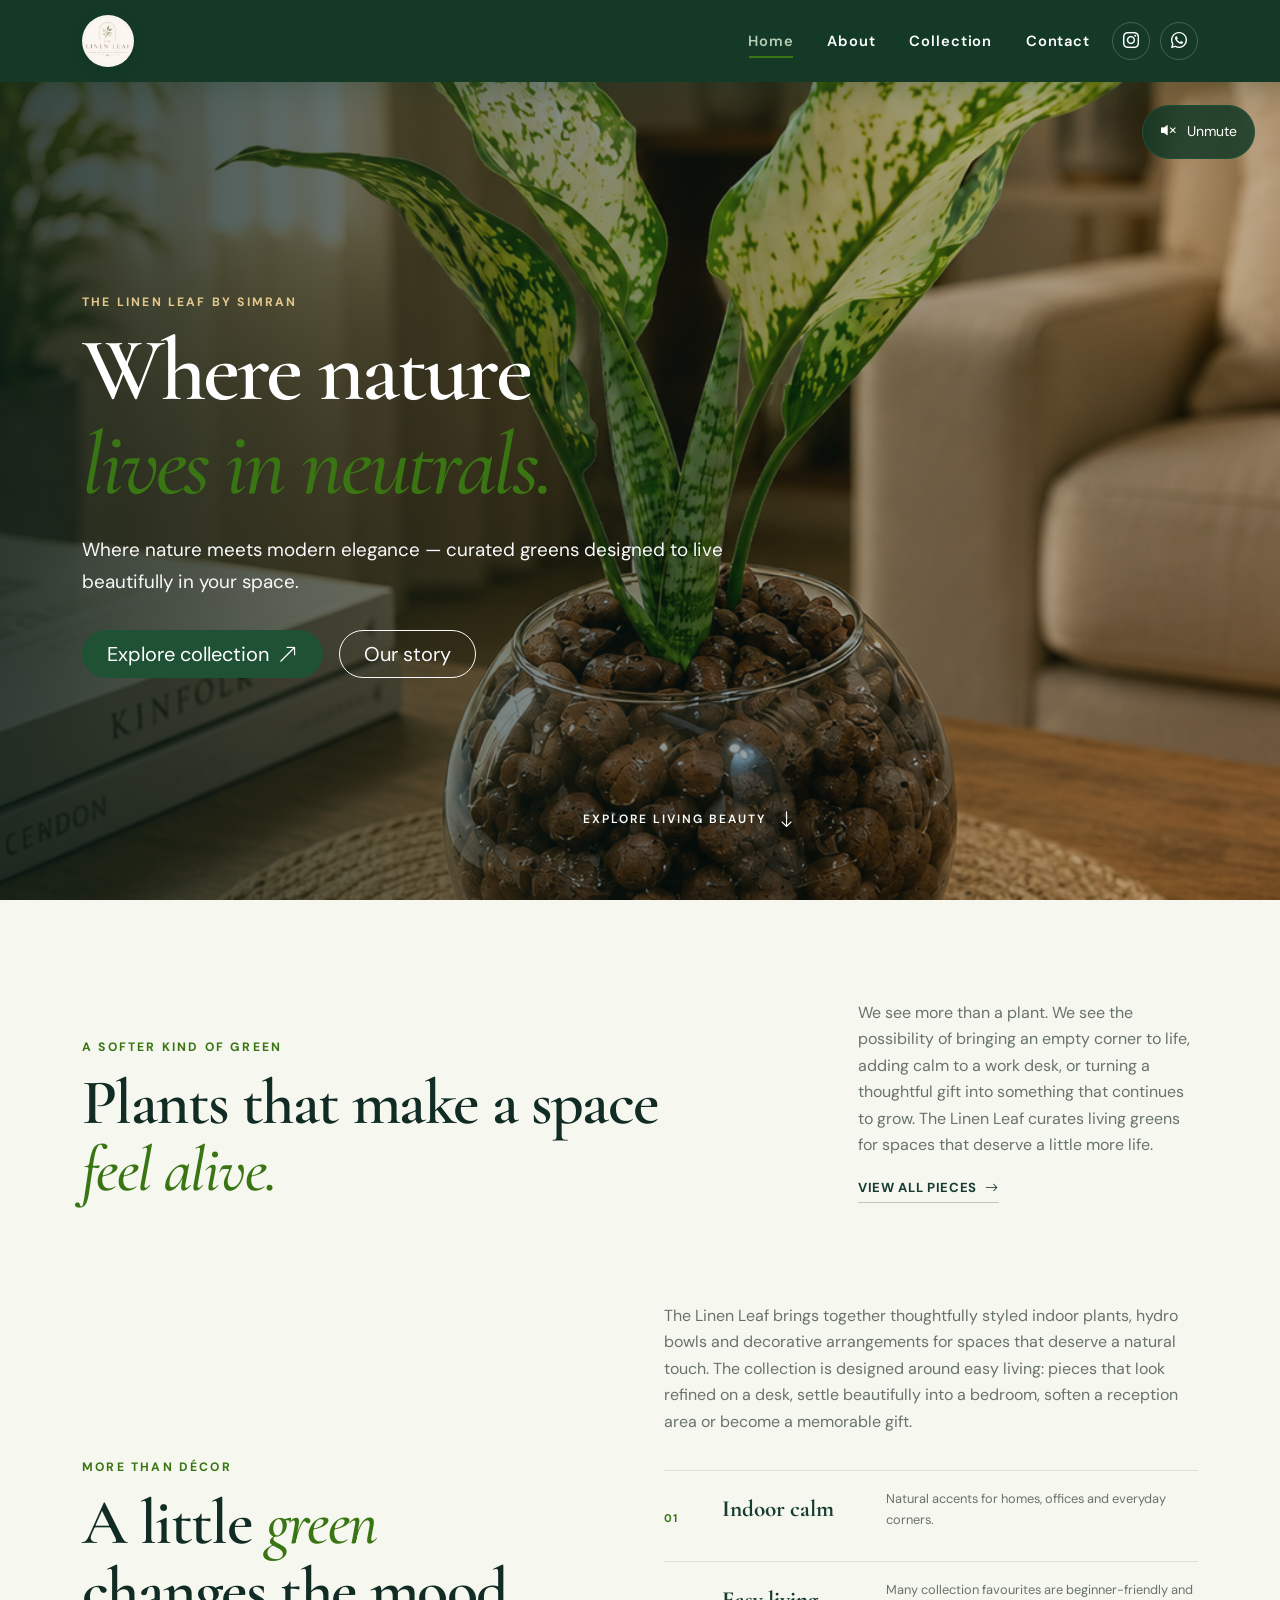
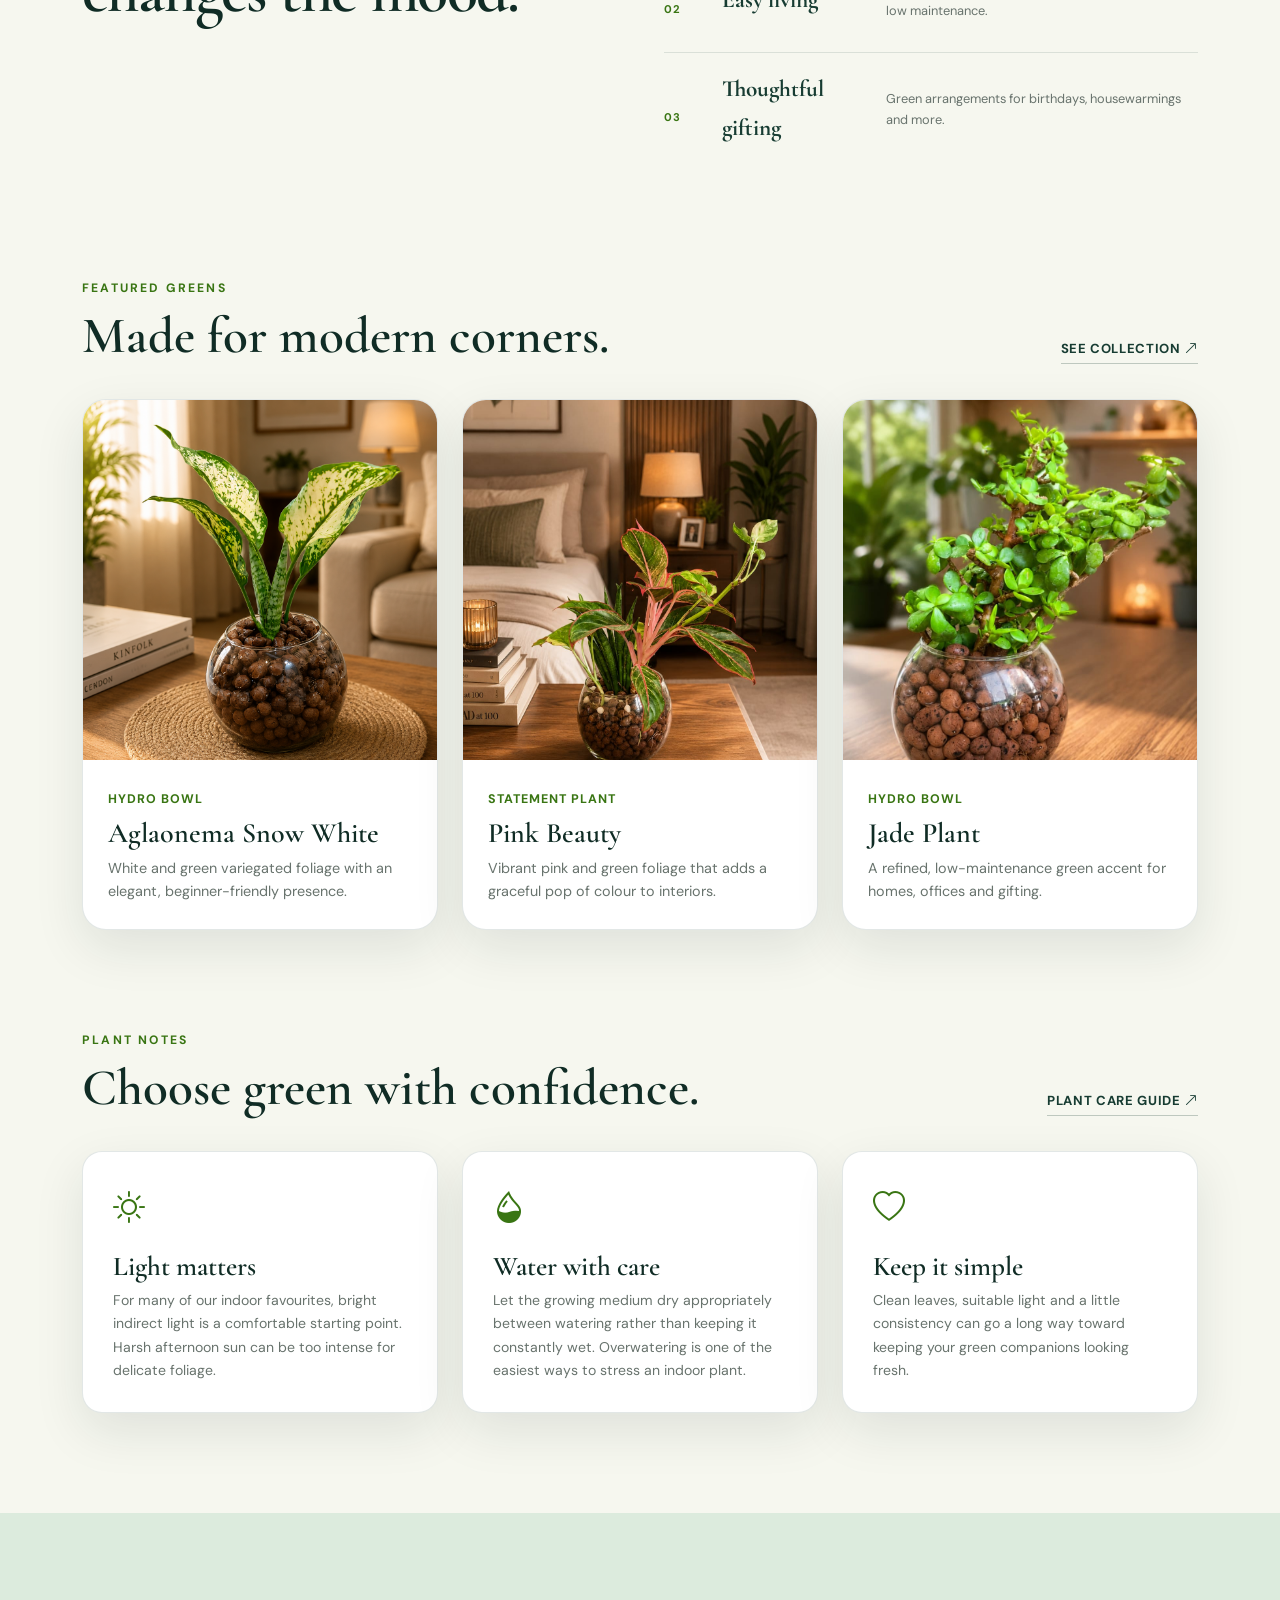
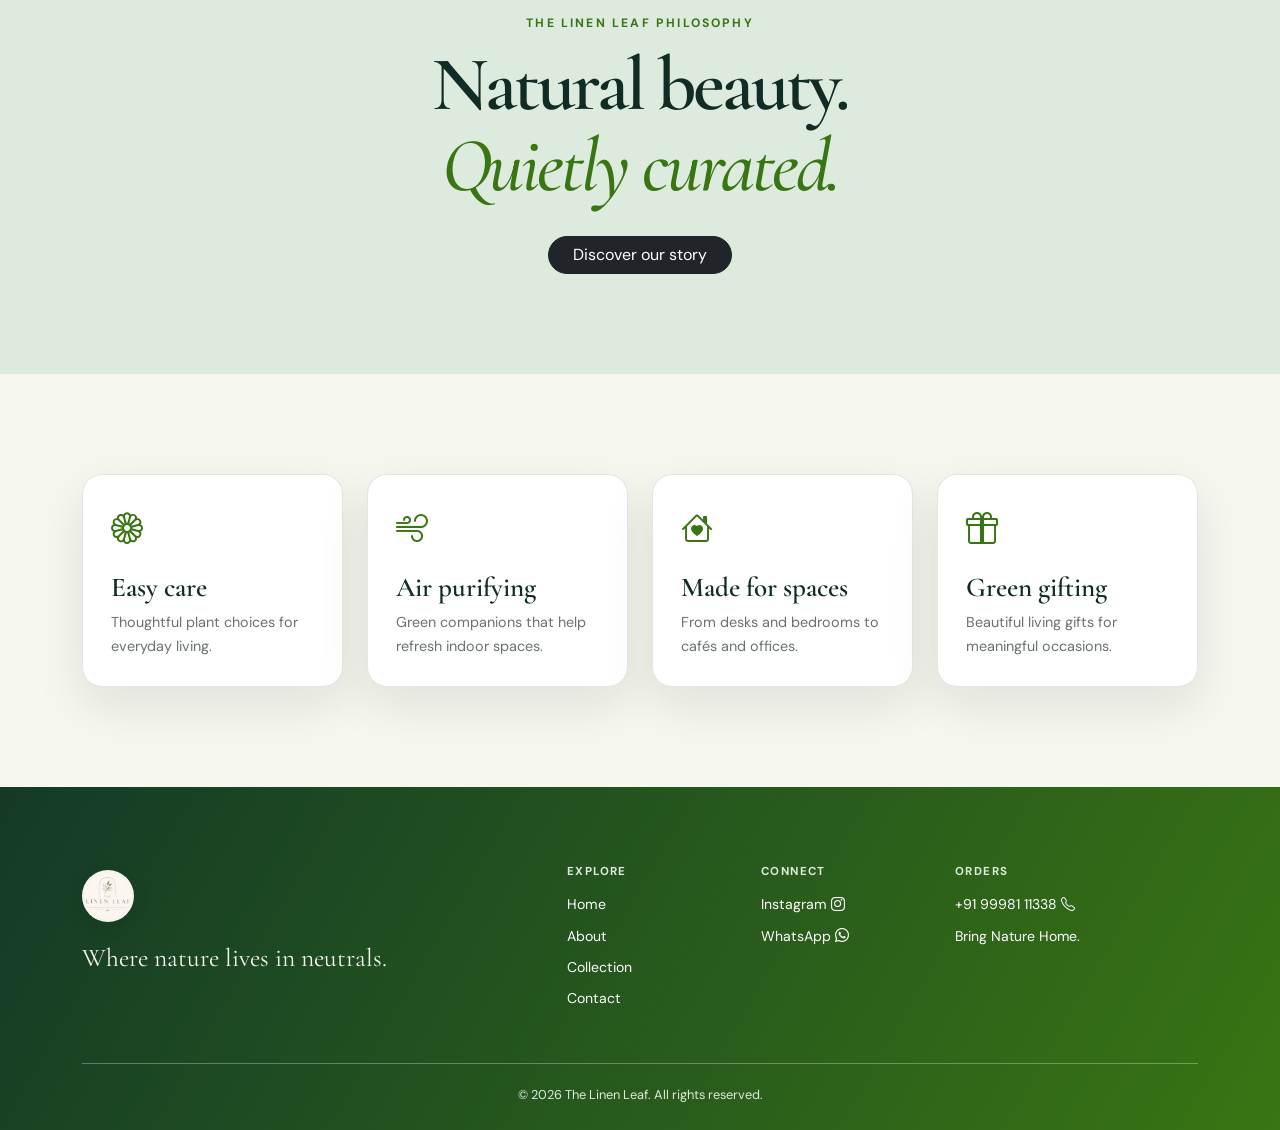
<file: index.html>
<!doctype html>
<html lang="en">

<head>
  <meta charset="UTF-8" />
  <meta name="viewport" content="width=device-width, initial-scale=1" />
  <meta name="description" content="The Linen Leaf by Simran — premium indoor plants and hydroponic decor." />
  <title>The Linen Leaf | Where Nature Lives in Neutrals</title>
  <link rel="icon" href="assets/images/logo.webp" />
  <link href="https://cdn.jsdelivr.net/npm/bootstrap@5.3.3/dist/css/bootstrap.min.css" rel="stylesheet" />
  <link href="https://cdn.jsdelivr.net/npm/bootstrap-icons@1.11.3/font/bootstrap-icons.css" rel="stylesheet" />
  <link rel="preconnect" href="https://fonts.googleapis.com" />
  <link rel="preconnect" href="https://fonts.gstatic.com" crossorigin />
  <link
    href="https://fonts.googleapis.com/css2?family=Cormorant+Garamond:wght@500;600;700&family=DM+Sans:wght@400;500;600;700&display=swap"
    rel="stylesheet" />
  <link rel="stylesheet" href="assets/css/style.css" />
</head>

<body>
  <nav class="navbar navbar-expand-lg fixed-top site-nav" data-nav>
    <div class="container">
      <a class="navbar-brand brand-lockup" href="index.html" aria-label="The Linen Leaf home">
        <img src="assets/images/logo.webp" alt="The Linen Leaf logo" />
        <!-- <span>The Linen Leaf</span> -->
      </a>
      <button class="navbar-toggler border-0 shadow-none" type="button" data-bs-toggle="collapse"
        data-bs-target="#mainNav" aria-controls="mainNav" aria-expanded="false" aria-label="Toggle navigation">
        <i class="bi bi-list fs-2"></i>
      </button>
      <div class="collapse navbar-collapse" id="mainNav">
        <ul class="navbar-nav ms-auto align-items-lg-center gap-lg-2">
          <li class="nav-item">
            <a class="nav-link active" href="index.html">Home</a>
          </li>
          <li class="nav-item">
            <a class="nav-link" href="about.html">About</a>
          </li>
          <li class="nav-item">
            <a class="nav-link" href="collection.html">Collection</a>
          </li>
          <li class="nav-item">
            <a class="nav-link" href="contact.html">Contact</a>
          </li>
          <li class="nav-item social-nav-item">
            <a class="social-nav-link" href="https://instagram.com/the.linenleaf" target="_blank" rel="noopener"
              aria-label="Instagram">
              <i class="bi bi-instagram"></i>
            </a>
          </li>
          <li class="nav-item social-nav-item">
            <a class="social-nav-link" href="https://wa.me/919998111338" target="_blank" rel="noopener"
              aria-label="WhatsApp">
              <i class="bi bi-whatsapp"></i>
            </a>
          </li>
        </ul>
      </div>
    </div>
  </nav>

  <header class="hero">
  <video
    class="hero-video"
    id="heroVideo"
    autoplay
    muted
    loop
    playsinline
    poster="assets/images/aglaonema-snow-white.png"
  >
    <source src="assets/video/hero-video.mp4" type="video/mp4" />
  </video>

  <div class="hero-overlay"></div>

  <!-- Mute / Unmute button -->
  <button
    type="button"
    class="video-sound-btn"
    id="videoSoundBtn"
    aria-label="Turn video sound on"
    aria-pressed="false"
  >
    <i class="bi bi-volume-mute-fill" id="videoSoundIcon"></i>
    <span id="videoSoundText">Unmute</span>
  </button>

  <div class="container hero-content">
    <div class="hero-copy reveal">
        <p class="eyebrow">The Linen Leaf by Simran</p>
        <h1>Where nature<br /><em>lives in neutrals.</em></h1>
        <p class="hero-lead text-light">
          Where nature meets modern elegance — curated greens designed to live beautifully in your space.
        </p>
        <div class="d-flex flex-wrap gap-3">
          <a class="btn btn-success btn-lg rounded-pill px-4" href="collection.html">Explore collection <i
              class="bi bi-arrow-up-right ms-1"></i></a>
          <a href="about.html" class="btn btn-outline-light btn-lg rounded-pill px-4" id="ourStoryBtn">
            Our story
          </a>
        </div>
      </div>
  </div>

  <div class="hero-scroll">
    <span >Explore Living Beauty</span>
    <i class="bi bi-arrow-down"></i>
  </div>
</header>

  <main>
    <section class="intro-section section-space">
      <div class="container">
        <div class="row align-items-end g-5">
          <div class="col-lg-7 reveal">
            <p class="eyebrow">A softer kind of green</p>
            <h2 class="display-title">
              Plants that make a space <em>feel alive.</em>
            </h2>
          </div>
          <div class="col-lg-4 ms-auto reveal">
            <p class="muted-copy">
              We see more than a plant. We see the possibility of bringing an empty corner to life, adding calm to a
              work desk, or turning a thoughtful gift into something that continues to grow. The Linen Leaf curates
              living greens for spaces that deserve a little more life.
            </p>
            <a href="collection.html" class="text-link">View all pieces <i class="bi bi-arrow-right"></i></a>
          </div>
        </div>
      </div>
    </section>

    <section class="brand-story section-space pt-0">
      <div class="container">
        <div class="row g-5 align-items-center">
          <div class="col-lg-5 reveal">
            <p class="eyebrow">More than décor</p>
            <h2 class="display-title">
              A little <em>green</em> changes the mood.
            </h2>
          </div>
          <div class="col-lg-6 ms-auto reveal">
            <p class="body-copy">
              The Linen Leaf brings together thoughtfully styled indoor
              plants, hydro bowls and decorative arrangements for spaces that
              deserve a natural touch. The collection is designed around easy
              living: pieces that look refined on a desk, settle beautifully
              into a bedroom, soften a reception area or become a memorable
              gift.
            </p>
            <div class="mini-points">
              <div>
                <span>01</span><strong>Indoor calm</strong><small>Natural accents for homes, offices and everyday
                  corners.</small>
              </div>
              <div>
                <span>02</span><strong>Easy living</strong><small>Many collection favourites are beginner-friendly and
                  low
                  maintenance.</small>
              </div>
              <div>
                <span>03</span><strong>Thoughtful gifting</strong><small>Green arrangements for birthdays, housewarmings
                  and
                  more.</small>
              </div>
            </div>
          </div>
        </div>
      </div>
    </section>

    <section class="featured-section section-space pt-0">
      <div class="container">
        <div class="section-heading reveal">
          <div>
            <p class="eyebrow">Featured greens</p>
            <h2>Made for modern corners.</h2>
          </div>
          <a href="collection.html" class="text-link d-none d-md-inline">See collection <i
              class="bi bi-arrow-up-right"></i></a>
        </div>
        <div class="row g-4">
          <div class="col-md-6 col-lg-4 reveal">
            <article class="feature-card">
              <img src="assets/images/aglaonema-snow-white.png" alt="Aglaonema Snow White Hydro Bowl" loading="lazy" />
              <div class="feature-body">
                <span>Hydro Bowl</span>
                <h3>Aglaonema Snow White</h3>
                <p>
                  White and green variegated foliage with an elegant,
                  beginner-friendly presence.
                </p>
              </div>
            </article>
          </div>
          <div class="col-md-6 col-lg-4 reveal">
            <article class="feature-card">
              <img src="assets/images/pink-aglaonema.jpg" alt="Mixed Hydro Bowl with Pink Beauty" loading="lazy" />
              <div class="feature-body">
                <span>Statement Plant</span>
                <h3>Pink Beauty</h3>
                <p>
                  Vibrant pink and green foliage that adds a graceful pop of
                  colour to interiors.
                </p>
              </div>
            </article>
          </div>
          <div class="col-md-12 col-lg-4 reveal">
            <article class="feature-card">
              <img src="assets/images/jade-hydro-bowl.jpg" alt="Jade Plant Hydro Bowl" loading="lazy" />
              <div class="feature-body">
                <span>Hydro Bowl</span>
                <h3>Jade Plant</h3>
                <p>
                  A refined, low-maintenance green accent for homes, offices
                  and gifting.
                </p>
              </div>
            </article>
          </div>
        </div>
      </div>
    </section>

    <section class="plant-notes section-space pt-0">
      <div class="container">
        <div class="section-heading reveal">
          <div>
            <p class="eyebrow">Plant notes</p>
            <h2>Choose green with confidence.</h2>
          </div>
          <a href="about.html" class="text-link d-none d-md-inline">Plant care guide <i
              class="bi bi-arrow-up-right"></i></a>
        </div>
        <div class="row g-4">
          <div class="col-md-4 reveal">
            <div class="plant-note">
              <i class="bi bi-sun"></i>
              <h3>Light matters</h3>
              <p>
                For many of our indoor favourites, bright indirect light is a
                comfortable starting point. Harsh afternoon sun can be too
                intense for delicate foliage.
              </p>
            </div>
          </div>
          <div class="col-md-4 reveal">
            <div class="plant-note">
              <i class="bi bi-droplet-half"></i>
              <h3>Water with care</h3>
              <p>
                Let the growing medium dry appropriately between watering
                rather than keeping it constantly wet. Overwatering is one of
                the easiest ways to stress an indoor plant.
              </p>
            </div>
          </div>
          <div class="col-md-4 reveal">
            <div class="plant-note">
              <i class="bi bi-heart"></i>
              <h3>Keep it simple</h3>
              <p>
                Clean leaves, suitable light and a little consistency can go a
                long way toward keeping your green companions looking fresh.
              </p>
            </div>
          </div>
        </div>
      </div>
    </section>

    <section class="statement-band">
      <div class="container">
        <div class="statement-inner reveal">
          <p class="eyebrow">The Linen Leaf philosophy</p>
          <h2>Natural beauty.<br /><em>Quietly curated.</em></h2>
          <a href="about.html" class="btn btn-dark rounded-pill px-4">Discover our story</a>
        </div>
      </div>
    </section>

    <section class="benefits section-space">
      <div class="container">
        <div class="row g-4">
          <div class="col-sm-6 col-lg-3 reveal">
            <div class="benefit">
              <i class="bi bi-flower1"></i>
              <h3>Easy care</h3>
              <p>Thoughtful plant choices for everyday living.</p>
            </div>
          </div>
          <div class="col-sm-6 col-lg-3 reveal">
            <div class="benefit">
              <i class="bi bi-wind"></i>
              <h3>Air purifying</h3>
              <p>Green companions that help refresh indoor spaces.</p>
            </div>
          </div>
          <div class="col-sm-6 col-lg-3 reveal">
            <div class="benefit">
              <i class="bi bi-house-heart"></i>
              <h3>Made for spaces</h3>
              <p>From desks and bedrooms to cafés and offices.</p>
            </div>
          </div>
          <div class="col-sm-6 col-lg-3 reveal">
            <div class="benefit">
              <i class="bi bi-gift"></i>
              <h3>Green gifting</h3>
              <p>Beautiful living gifts for meaningful occasions.</p>
            </div>
          </div>
        </div>
      </div>
    </section>
  </main>

  <footer class="site-footer">
    <div class="container">
      <div class="row g-5">
        <div class="col-lg-5">
          <a class="navbar-brand brand-lockup" href="index.html" aria-label="The Linen Leaf home">
            <img src="assets/images/logo.webp" alt="The Linen Leaf logo" />
            <!-- <span>The Linen Leaf</span> -->
          </a>
          <p class="footer-tagline">Where nature lives in neutrals.</p>
        </div>
        <div class="col-6 col-lg-2">
          <p class="footer-label">Explore</p>
          <a href="index.html">Home</a><a href="about.html">About</a><a href="collection.html">Collection</a><a
            href="contact.html">Contact</a>
        </div>
        <div class="col-6 col-lg-2">
          <p class="footer-label">Connect</p>
          <a href="https://instagram.com/the.linenleaf" target="_blank" rel="noopener">Instagram <i
              class="bi bi-instagram"></i></a>
          <a href="https://wa.me/919998111338" target="_blank" rel="noopener">WhatsApp <i
              class="bi bi-whatsapp"></i></a>
        </div>
        <div class="col-lg-3">
          <p class="footer-label">Orders</p>
          <a href="tel:+919998111338">+91 99981 11338 <i class="bi bi-telephone"></i></a>
          <p class="small mt-2 mb-0">Bring Nature Home.</p>
        </div>
      </div>
      <div class="footer-bottom text-center">
        © <span data-year></span> The Linen Leaf. All rights reserved.
      </div>
    </div>
  </footer>

  <button class="back-top" data-back-top aria-label="Back to top">
    <i class="bi bi-arrow-up"></i>
  </button>
  <script src="https://cdn.jsdelivr.net/npm/bootstrap@5.3.3/dist/js/bootstrap.bundle.min.js"></script>
  <script src="assets/js/script.js"></script>
</body>

</html>
</file>
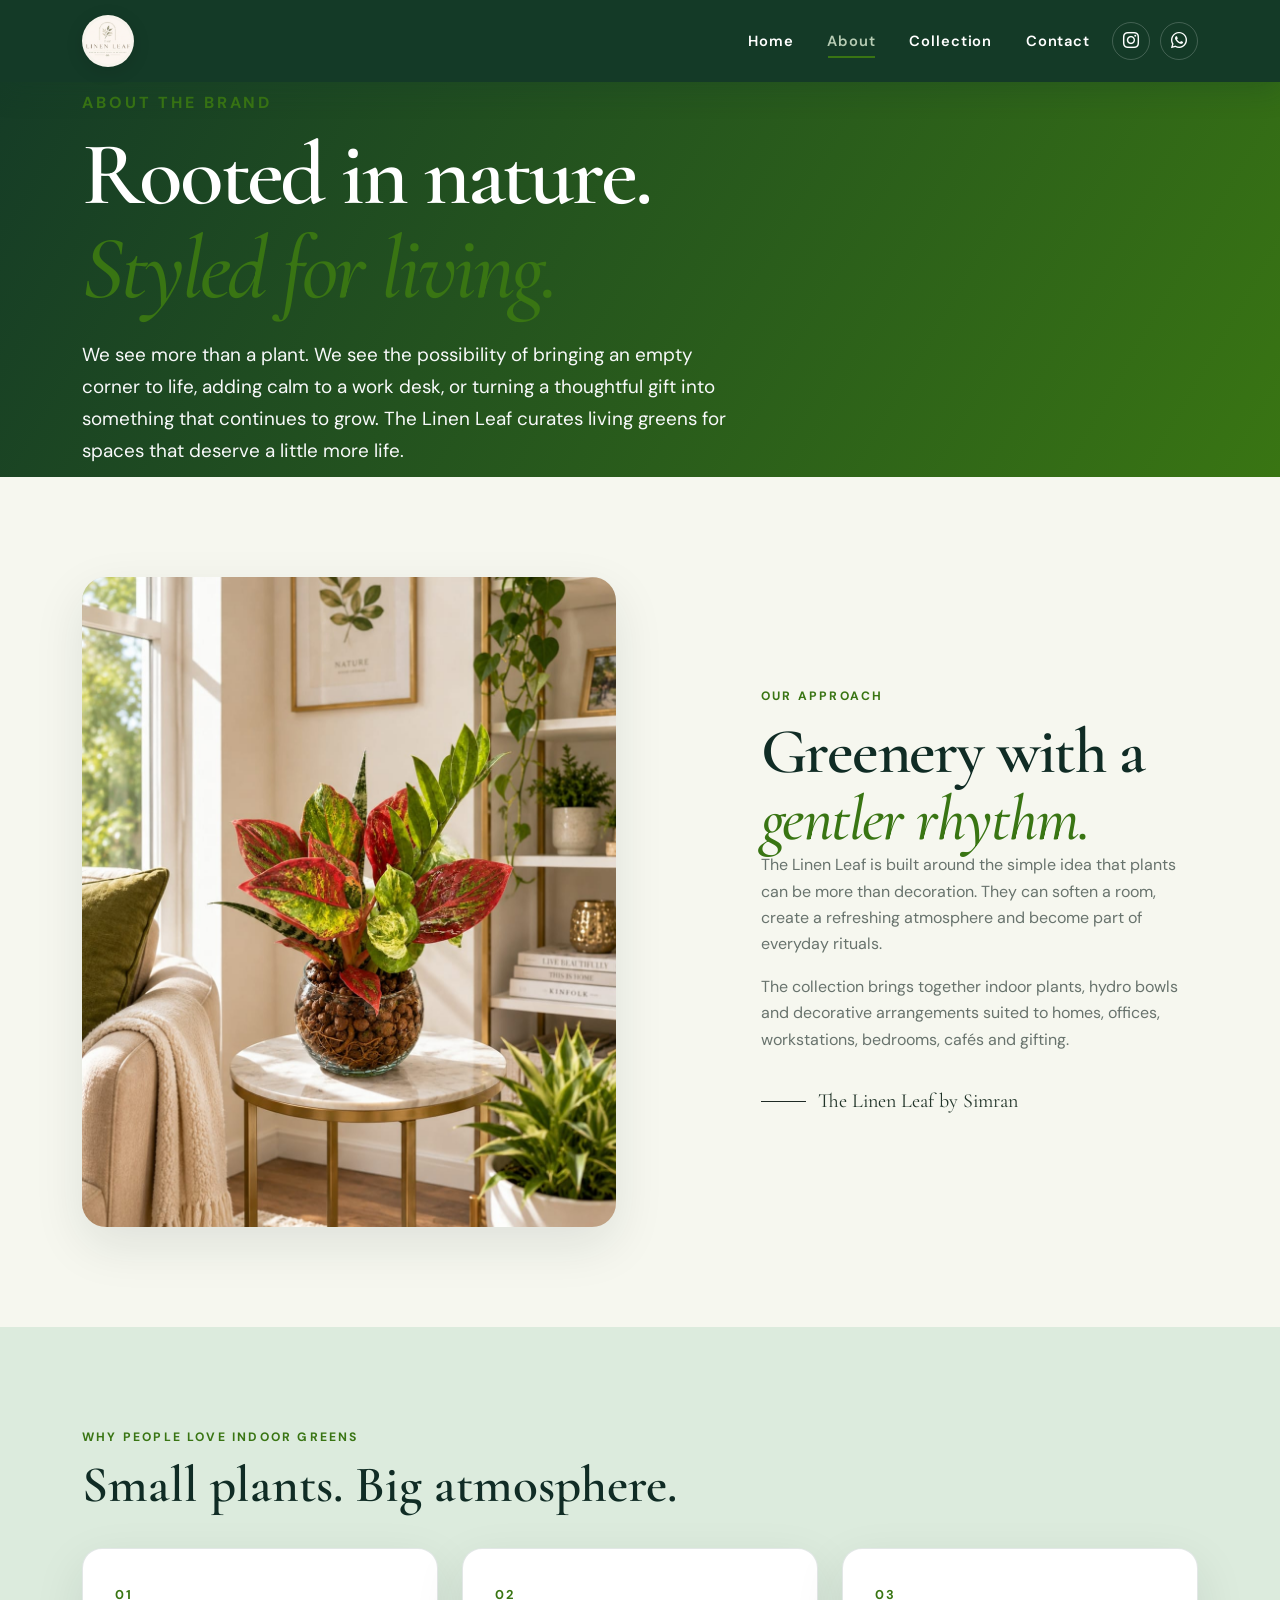
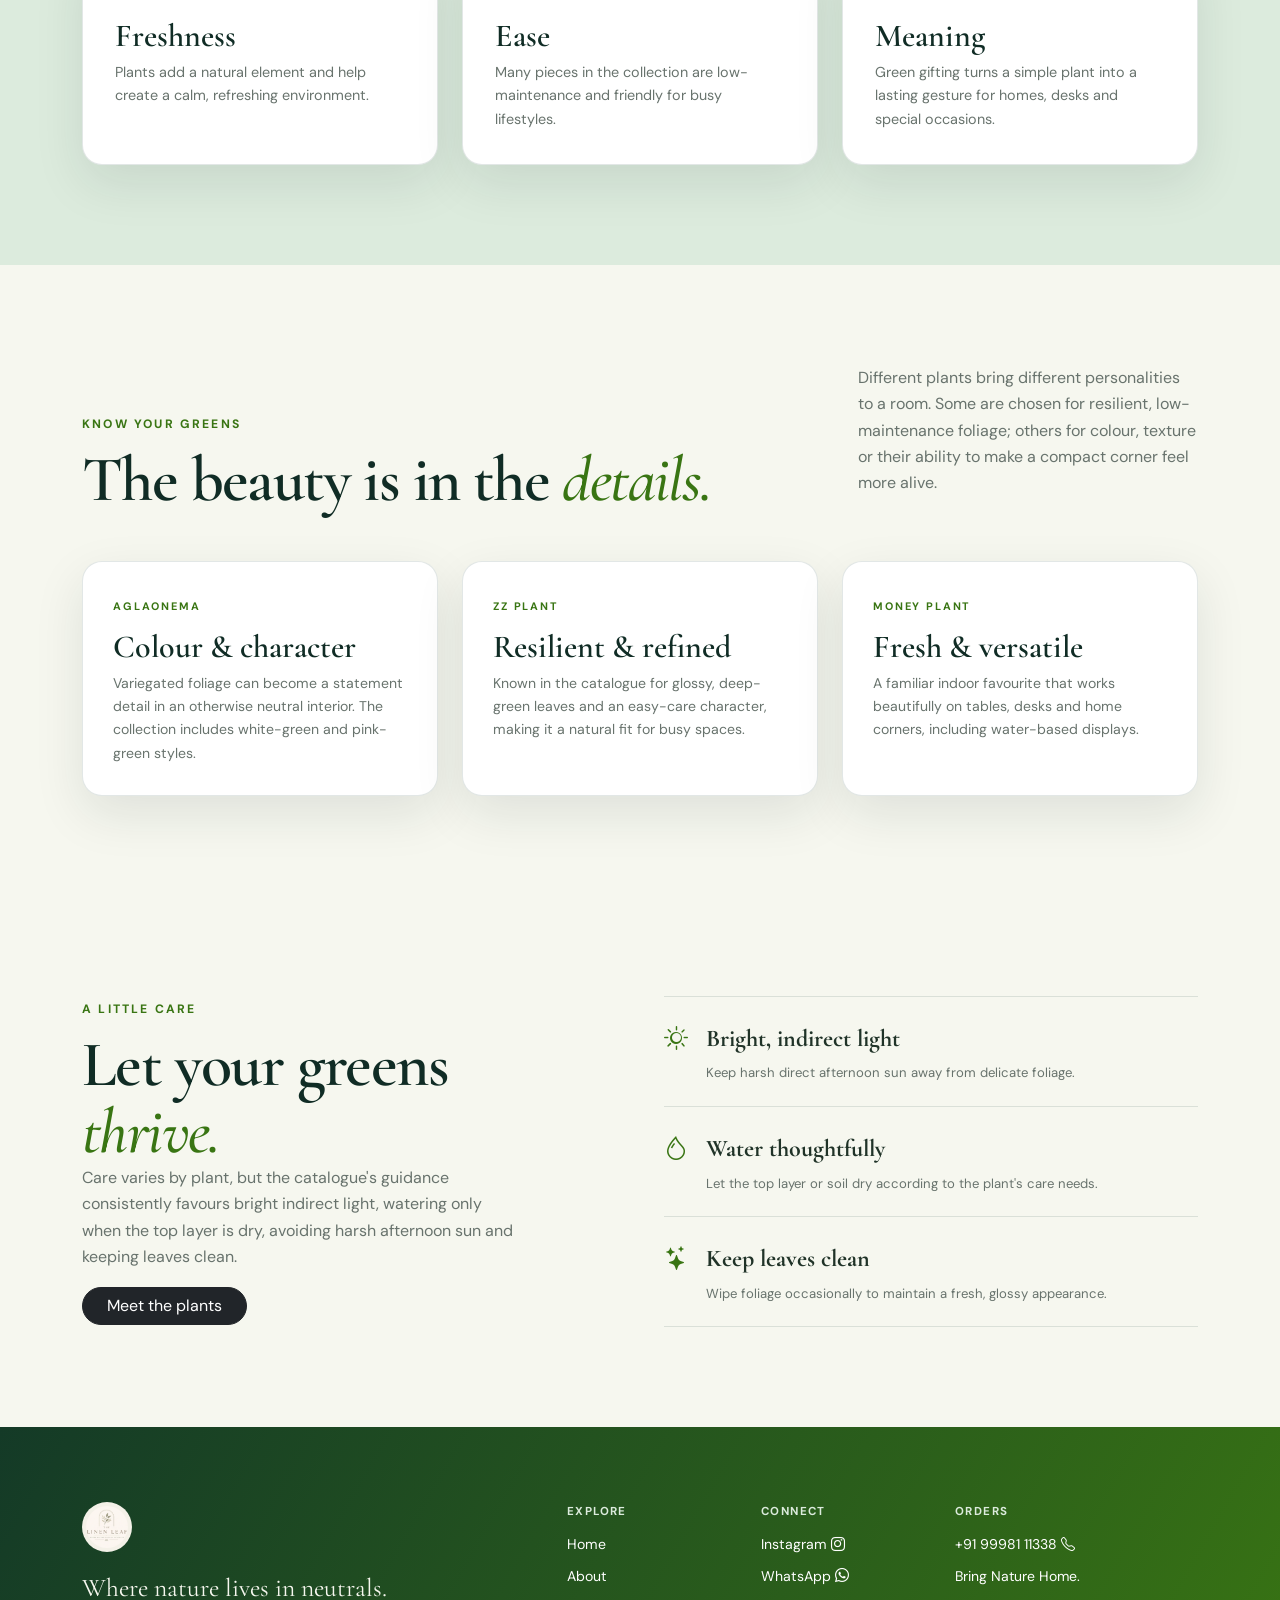
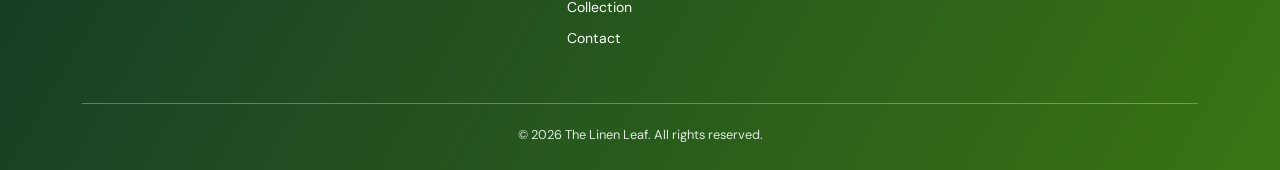
<file: about.html>
<!DOCTYPE html>
<html lang="en">
<head>
  <meta charset="UTF-8">
  <meta name="viewport" content="width=device-width, initial-scale=1">
  <meta name="description" content="About The Linen Leaf by Simran.">
  <title>About | The Linen Leaf</title>
  <link rel="icon" href="assets/images/logo.webp">
  <link href="https://cdn.jsdelivr.net/npm/bootstrap@5.3.3/dist/css/bootstrap.min.css" rel="stylesheet">
  <link href="https://cdn.jsdelivr.net/npm/bootstrap-icons@1.11.3/font/bootstrap-icons.css" rel="stylesheet">
  <link href="https://fonts.googleapis.com/css2?family=Cormorant+Garamond:wght@500;600;700&family=DM+Sans:wght@400;500;600;700&display=swap" rel="stylesheet">
  <link rel="stylesheet" href="assets/css/style.css">
</head>
<body class="inner-page">
  <nav class="navbar navbar-expand-lg fixed-top site-nav" data-nav>
    <div class="container">
      <a class="navbar-brand brand-lockup" href="index.html" aria-label="The Linen Leaf home">
        <img src="assets/images/logo.webp" alt="The Linen Leaf logo">
        <!-- <span>The Linen Leaf</span> -->
      </a>
      <button class="navbar-toggler border-0 shadow-none" type="button" data-bs-toggle="collapse" data-bs-target="#mainNav" aria-controls="mainNav" aria-expanded="false" aria-label="Toggle navigation">
        <i class="bi bi-list fs-2"></i>
      </button>
      <div class="collapse navbar-collapse" id="mainNav">
        <ul class="navbar-nav ms-auto align-items-lg-center gap-lg-2">
          <li class="nav-item"><a class="nav-link" href="index.html">Home</a></li><li class="nav-item"><a class="nav-link active" href="about.html">About</a></li><li class="nav-item"><a class="nav-link" href="collection.html">Collection</a></li><li class="nav-item"><a class="nav-link" href="contact.html">Contact</a></li>
          <li class="nav-item social-nav-item">
            <a class="social-nav-link" href="https://instagram.com/the.linenleaf" target="_blank" rel="noopener" aria-label="Instagram">
              <i class="bi bi-instagram"></i>
            </a>
          </li>
          <li class="nav-item social-nav-item">
            <a class="social-nav-link" href="https://wa.me/919998111338" target="_blank" rel="noopener" aria-label="WhatsApp">
              <i class="bi bi-whatsapp"></i>
            </a>
          </li>
        </ul>
      </div>
    </div>
  </nav>

  <header class="page-hero about-hero">
    <div class="container">
      <div class="page-hero-copy reveal">
        <p class="eyebrow fs-6">About the brand</p>
        <h1>Rooted in nature.<br><em>Styled for living.</em></h1>
        <p class="text-light">We see more than a plant. We see the possibility of bringing an empty corner to life, adding calm to a work desk, or turning a thoughtful gift into something that continues to grow. The Linen Leaf curates living greens for spaces that deserve a little more life.</p>
      </div>
    </div>
  </header>

  <main>
    <section class="section-space about-story">
      <div class="container">
        <div class="row g-5 align-items-center">
          <div class="col-lg-6 reveal">
            <div class="image-frame tall"><img src="assets/images/mixed-bouquet.jpg" alt="Mixed Bouquet Decorative plant arrangement" loading="lazy"></div>
          </div>
          <div class="col-lg-5 ms-auto reveal">
            <p class="eyebrow">Our approach</p>
            <h2 class="display-title">Greenery with a <em>gentler rhythm.</em></h2>
            <p class="body-copy">The Linen Leaf is built around the simple idea that plants can be more than decoration. They can soften a room, create a refreshing atmosphere and become part of everyday rituals.</p>
            <p class="body-copy">The collection brings together indoor plants, hydro bowls and decorative arrangements suited to homes, offices, workstations, bedrooms, cafés and gifting.</p>
            <div class="signature-line"><span></span> The Linen Leaf by Simran</div>
          </div>
        </div>
      </div>
    </section>

    <section class="soft-section section-space">
      <div class="container">
        <div class="section-heading reveal">
          <div><p class="eyebrow">Why people love indoor greens</p><h2>Small plants. Big atmosphere.</h2></div>
        </div>
        <div class="row g-4">
          <div class="col-md-4 reveal"><div class="number-card"><span>01</span><h3>Freshness</h3><p>Plants add a natural element and help create a calm, refreshing environment.</p></div></div>
          <div class="col-md-4 reveal"><div class="number-card"><span>02</span><h3>Ease</h3><p>Many pieces in the collection are low-maintenance and friendly for busy lifestyles.</p></div></div>
          <div class="col-md-4 reveal"><div class="number-card"><span>03</span><h3>Meaning</h3><p>Green gifting turns a simple plant into a lasting gesture for homes, desks and special occasions.</p></div></div>
        </div>
      </div>
    </section>

    <section class="plant-guide section-space">
      <div class="container">
        <div class="row align-items-end g-5 mb-5">
          <div class="col-lg-7 reveal"><p class="eyebrow">Know your greens</p><h2 class="display-title">The beauty is in the <em>details.</em></h2></div>
          <div class="col-lg-4 ms-auto reveal"><p class="muted-copy">Different plants bring different personalities to a room. Some are chosen for resilient, low-maintenance foliage; others for colour, texture or their ability to make a compact corner feel more alive.</p></div>
        </div>
        <div class="row g-4">
          <div class="col-md-4 reveal"><article class="guide-card"><span>Aglaonema</span><h3>Colour & character</h3><p>Variegated foliage can become a statement detail in an otherwise neutral interior. The collection includes white-green and pink-green styles.</p></article></div>
          <div class="col-md-4 reveal"><article class="guide-card"><span>ZZ Plant</span><h3>Resilient & refined</h3><p>Known in the catalogue for glossy, deep-green leaves and an easy-care character, making it a natural fit for busy spaces.</p></article></div>
          <div class="col-md-4 reveal"><article class="guide-card"><span>Money Plant</span><h3>Fresh & versatile</h3><p>A familiar indoor favourite that works beautifully on tables, desks and home corners, including water-based displays.</p></article></div>
        </div>
      </div>
    </section>

    <section class="care-section section-space">
      <div class="container">
        <div class="row align-items-center g-5">
          <div class="col-lg-5 reveal">
            <p class="eyebrow">A little care</p>
            <h2 class="display-title">Let your greens <em>thrive.</em></h2>
            <p class="body-copy">Care varies by plant, but the catalogue's guidance consistently favours bright indirect light, watering only when the top layer is dry, avoiding harsh afternoon sun and keeping leaves clean.</p>
            <a href="collection.html" class="btn btn-dark rounded-pill px-4">Meet the plants</a>
          </div>
          <div class="col-lg-6 ms-auto reveal">
            <div class="care-list">
              <div><i class="bi bi-brightness-high"></i><span><strong>Bright, indirect light</strong><small>Keep harsh direct afternoon sun away from delicate foliage.</small></span></div>
              <div><i class="bi bi-droplet"></i><span><strong>Water thoughtfully</strong><small>Let the top layer or soil dry according to the plant's care needs.</small></span></div>
              <div><i class="bi bi-stars"></i><span><strong>Keep leaves clean</strong><small>Wipe foliage occasionally to maintain a fresh, glossy appearance.</small></span></div>
            </div>
          </div>
        </div>
      </div>
    </section>
  </main>

  <footer class="site-footer"><div class="container"><div class="row g-5">
    <div class="col-lg-5"><img src="assets/images/logo.webp" class="footer-logo" alt="The Linen Leaf logo"><p class="footer-tagline">Where nature lives in neutrals.</p></div>
    <div class="col-6 col-lg-2"><p class="footer-label">Explore</p><a href="index.html">Home</a><a href="about.html">About</a><a href="collection.html">Collection</a><a href="contact.html">Contact</a></div>
    <div class="col-6 col-lg-2"><p class="footer-label">Connect</p><a href="https://instagram.com/the.linenleaf" target="_blank" rel="noopener">Instagram <i class="bi bi-instagram"></i></a><a href="https://wa.me/919998111338" target="_blank" rel="noopener">WhatsApp  <i class="bi bi-whatsapp"></i></a></div>
    <div class="col-lg-3"><p class="footer-label">Orders</p><a href="tel:+919998111338">+91 99981 11338 <i class="bi bi-telephone"></i></a><p class="small mt-2 mb-0">Bring Nature Home.</p></div>
  </div><div class="footer-bottom text-center">© <span data-year></span> The Linen Leaf. All rights reserved.</div></div></footer>
  <button class="back-top" data-back-top aria-label="Back to top"><i class="bi bi-arrow-up"></i></button>
  <script src="https://cdn.jsdelivr.net/npm/bootstrap@5.3.3/dist/js/bootstrap.bundle.min.js"></script><script src="assets/js/script.js"></script>
</body></html>
</file>
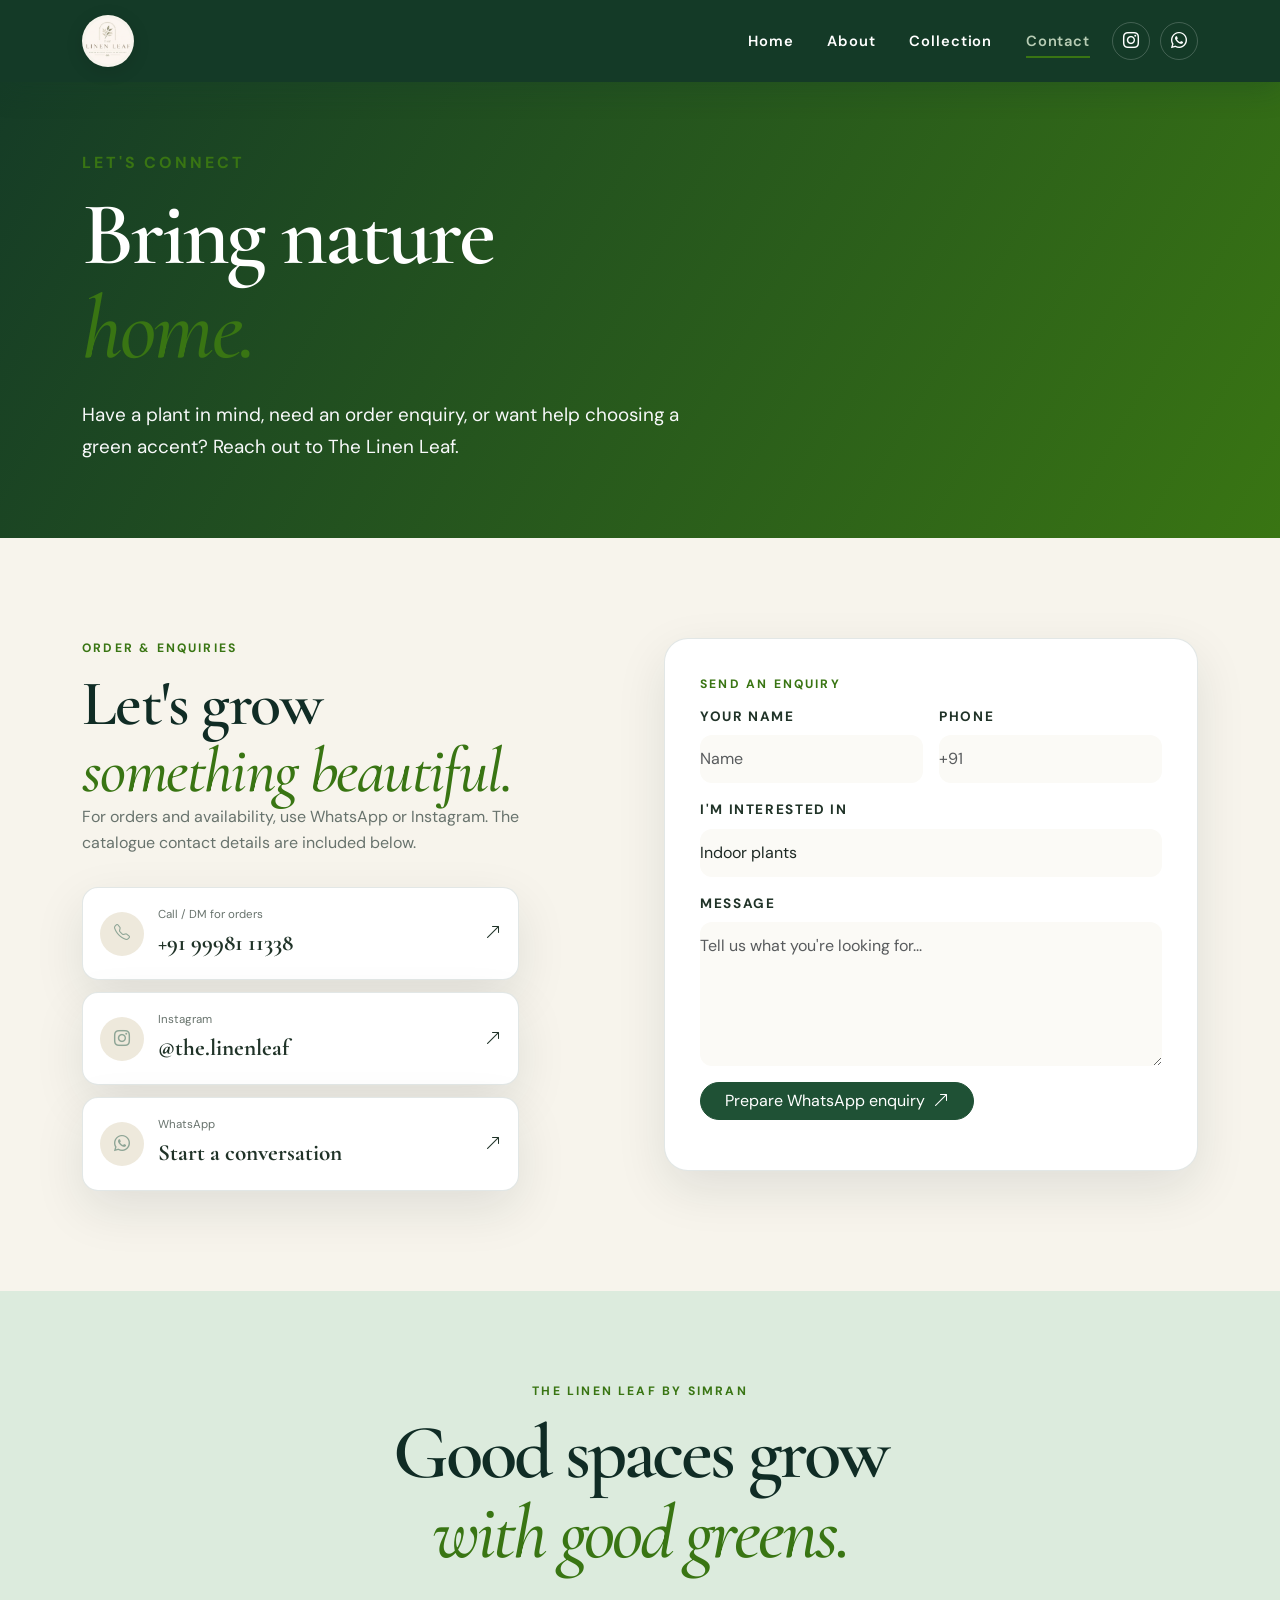
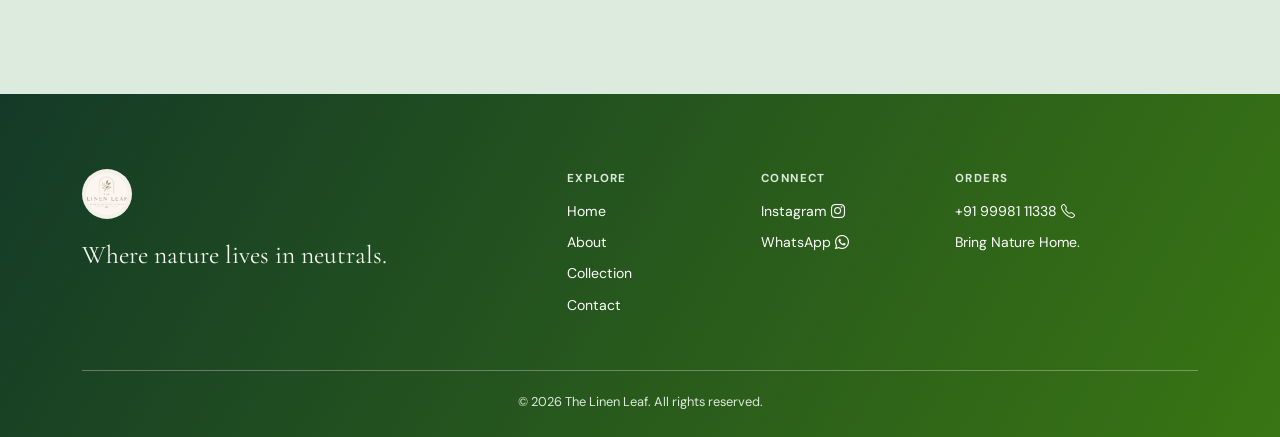
<file: contact.html>
<!DOCTYPE html>
<html lang="en">
<head>
  <meta charset="UTF-8">
  <meta name="viewport" content="width=device-width, initial-scale=1">
  <meta name="description" content="Contact The Linen Leaf by Simran for orders and enquiries.">
  <title>Contact | The Linen Leaf</title>
  <link rel="icon" href="assets/images/logo.webp">
  <link href="https://cdn.jsdelivr.net/npm/bootstrap@5.3.3/dist/css/bootstrap.min.css" rel="stylesheet">
  <link href="https://cdn.jsdelivr.net/npm/bootstrap-icons@1.11.3/font/bootstrap-icons.css" rel="stylesheet">
  <link href="https://fonts.googleapis.com/css2?family=Cormorant+Garamond:wght@500;600;700&family=DM+Sans:wght@400;500;600;700&display=swap" rel="stylesheet">
  <link rel="stylesheet" href="assets/css/style.css">
</head>
<body class="inner-page">
  <nav class="navbar navbar-expand-lg fixed-top site-nav" data-nav>
    <div class="container">
      <a class="navbar-brand brand-lockup" href="index.html" aria-label="The Linen Leaf home">
        <img src="assets/images/logo.webp" alt="The Linen Leaf logo">
        <!-- <span>The Linen Leaf</span> -->
      </a>
      <button class="navbar-toggler border-0 shadow-none" type="button" data-bs-toggle="collapse" data-bs-target="#mainNav" aria-controls="mainNav" aria-expanded="false" aria-label="Toggle navigation">
        <i class="bi bi-list fs-2"></i>
      </button>
      <div class="collapse navbar-collapse" id="mainNav">
        <ul class="navbar-nav ms-auto align-items-lg-center gap-lg-2">
          <li class="nav-item"><a class="nav-link" href="index.html">Home</a></li><li class="nav-item"><a class="nav-link" href="about.html">About</a></li><li class="nav-item"><a class="nav-link" href="collection.html">Collection</a></li><li class="nav-item"><a class="nav-link active" href="contact.html">Contact</a></li>
          <li class="nav-item social-nav-item">
            <a class="social-nav-link" href="https://instagram.com/the.linenleaf" target="_blank" rel="noopener" aria-label="Instagram">
              <i class="bi bi-instagram"></i>
            </a>
          </li>
          <li class="nav-item social-nav-item">
            <a class="social-nav-link" href="https://wa.me/919998111338" target="_blank" rel="noopener" aria-label="WhatsApp">
              <i class="bi bi-whatsapp"></i>
            </a>
          </li>
        </ul>
      </div>
    </div>
  </nav>

  <header class="page-hero contact-hero"><div class="container"><div class="page-hero-copy reveal">
    <p class="eyebrow fs-6">Let's connect</p><h1>Bring nature<br><em>home.</em></h1>
    <p class="text-light">Have a plant in mind, need an order enquiry, or want help choosing a green accent? Reach out to The Linen Leaf.</p>
  </div></div></header>

  <main>
    <section class="section-space contact-main">
      <div class="container">
        <div class="row g-5">
          <div class="col-lg-5 reveal">
            <p class="eyebrow">Order & enquiries</p>
            <h2 class="display-title">Let's grow<br><em>something beautiful.</em></h2>
            <p class="body-copy">For orders and availability, use WhatsApp or Instagram. The catalogue contact details are included below.</p>
            <div class="contact-cards">
              <a href="tel:+919998111338" class="contact-card"><span class="contact-icon"><i class="bi bi-telephone"></i></span><span><small>Call / DM for orders</small><strong>+91 99981 11338</strong></span><i class="bi bi-arrow-up-right"></i></a>
              <a href="https://instagram.com/the.linenleaf" target="_blank" rel="noopener" class="contact-card"><span class="contact-icon"><i class="bi bi-instagram"></i></span><span><small>Instagram</small><strong>@the.linenleaf</strong></span><i class="bi bi-arrow-up-right"></i></a>
              <a href="https://wa.me/919998111338" target="_blank" rel="noopener" class="contact-card"><span class="contact-icon"><i class="bi bi-whatsapp"></i></span><span><small>WhatsApp</small><strong>Start a conversation</strong></span><i class="bi bi-arrow-up-right"></i></a>
            </div>
          </div>

          <div class="col-lg-6 ms-auto reveal">
            <div class="contact-form-wrap">
              <p class="eyebrow">Send an enquiry</p>
              <form id="contactForm" novalidate>
                <div class="row g-3">
                  <div class="col-md-6"><label for="name">Your name</label><input id="name" name="name" class="form-control" type="text" placeholder="Name" required></div>
                  <div class="col-md-6"><label for="phone">Phone</label><input id="phone" name="phone" class="form-control" type="tel" placeholder="+91" required></div>
                  <div class="col-12"><label for="interest">I'm interested in</label><select id="interest" name="interest" class="form-select"><option>Indoor plants</option><option>Hydro bowls</option><option>Decorative arrangements</option><option>Desk / bedroom plants</option><option>Green gifting</option></select></div>
                  <div class="col-12"><label for="message">Message</label><textarea id="message" name="message" class="form-control" rows="5" placeholder="Tell us what you're looking for..."></textarea></div>
                  <div class="col-12"><button class="btn btn-dark rounded-pill px-4" type="submit">Prepare WhatsApp enquiry <i class="bi bi-arrow-up-right ms-1"></i></button></div>
                </div>
              </form>
              <div id="formMessage" class="form-message" aria-live="polite"></div>
            </div>
          </div>
        </div>
      </div>
    </section>

    <section class="statement-band compact"><div class="container"><div class="statement-inner reveal">
      <p class="eyebrow">The Linen Leaf by Simran</p><h2>Good spaces grow<br><em>with good greens.</em></h2>
    </div></div></section>
  </main>

  <footer class="site-footer"><div class="container"><div class="row g-5">
    <div class="col-lg-5"><img src="assets/images/logo.webp" class="footer-logo" alt="The Linen Leaf logo"><p class="footer-tagline">Where nature lives in neutrals.</p></div>
    <div class="col-6 col-lg-2"><p class="footer-label">Explore</p><a href="index.html">Home</a><a href="about.html">About</a><a href="collection.html">Collection</a><a href="contact.html">Contact</a></div>
    <div class="col-6 col-lg-2"><p class="footer-label">Connect</p><a href="https://instagram.com/the.linenleaf" target="_blank" rel="noopener">Instagram <i class="bi bi-instagram"></i></a><a href="https://wa.me/919998111338" target="_blank" rel="noopener">WhatsApp <i class="bi bi-whatsapp"></i></a></div>
    <div class="col-lg-3"><p class="footer-label">Orders</p><a href="tel:+919998111338">+91 99981 11338 <i class="bi bi-telephone"></i></a><p class="small mt-2 mb-0">Bring Nature Home.</p></div>
  </div><div class="footer-bottom text-center">© <span data-year></span> The Linen Leaf. All rights reserved.</div></div></footer>
  <button class="back-top" data-back-top aria-label="Back to top"><i class="bi bi-arrow-up"></i></button>
  <script src="https://cdn.jsdelivr.net/npm/bootstrap@5.3.3/dist/js/bootstrap.bundle.min.js"></script><script src="assets/js/script.js"></script>
</body></html>
</file>
<file: assets/css/style.css>
/* FORCE THE LINEN LEAF GREEN THEME */

html,
body {
  background-color: #F6F7EF !important;
  color: #203328 !important;
}

.site-nav,
.site-nav.scrolled,
.site-nav.solid-nav,
nav.navbar {
  background-color: #143A27 !important;
}

.site-nav a,
nav.navbar a {
  color: #FFFFFF !important;
}

.site-footer,
footer {
  background-color: #143A27 !important;
  color: #FFFFFF !important;
}

.site-footer a,
footer a {
  color: #DCEBDD !important;
}

.hero,
.hero-section {
  background-color: #143A27 !important;
}

.page-hero {
  background: linear-gradient(120deg, #143A27, #397513) !important;
}

.statement-band,
.soft-section,
.catalogue-note {
  background-color: #DCEBDD !important;
}

button,
.btn-success,
.btn-primary,
.nav-cta {
  background-color: #1F5135 !important;
  border-color: #1F5135 !important;
  color: #FFFFFF !important;
}

button:hover,
.btn-success:hover,
.btn-primary:hover {
  background-color: #397513 !important;
  border-color: #397513 !important;
}

a {
  accent-color: #397513;
}

.form-control:focus,
.form-select:focus {
  border-color: #397513 !important;
  box-shadow: 0 0 0 0.2rem rgba(57, 117, 19, 0.18) !important;
}

.card,
.product-card,
.feature-card,
.contact-form-wrap {
  border-color: rgba(31, 81, 53, 0.14);
}

::selection {
  background: #397513;
  color: #FFFFFF;
}


/* =========================================
   THE LINEN LEAF - HEADER & FOOTER THEME
   ========================================= */

/* HEADER */
.site-nav,
.site-nav.scrolled,
.site-nav.solid-nav {
    background: #143A27 !important;
    background-color: #143A27 !important;
    box-shadow: 0 8px 28px rgba(20, 58, 39, 0.25) !important;
}

/* HEADER LOGO TEXT */
.site-nav .brand-lockup,
.site-nav .brand-lockup span {
    color: #FFFFFF !important;
}

/* NAVIGATION LINKS */
.site-nav .nav-link,
.site-nav .social-nav-link {
    color: #FFFFFF !important;
}

/* NAVIGATION HOVER */
.site-nav .nav-link:hover,
.site-nav .nav-link.active {
    color: #B7CCB4 !important;
}

/* NAVIGATION UNDERLINE */
.site-nav .nav-link::after {
    background: #397513 !important;
}

/* CONTACT BUTTON IN HEADER */
.site-nav .nav-cta {
    background: transparent !important;
    border: 1px solid #DCEBDD !important;
    color: #FFFFFF !important;
}

.site-nav .nav-cta:hover {
    background: #397513 !important;
    border-color: #397513 !important;
    color: #FFFFFF !important;
}

/* MOBILE MENU */
.site-nav .navbar-collapse {
    background-color: #143A27 !important;
}

/* MOBILE MENU TOGGLE */
.site-nav .navbar-toggler {
    color: #FFFFFF !important;
    border-color: #DCEBDD !important;
}

/* FOOTER */
.site-footer {
    background: #143A27 !important;
    background-color: #143A27 !important;
    color: #FFFFFF !important;
}

/* FOOTER HEADINGS */
.site-footer .footer-label {
    color: #B7CCB4 !important;
}

/* FOOTER BRAND TAGLINE */
.site-footer .footer-tagline {
    color: #DCEBDD !important;
}

/* FOOTER LINKS */
.site-footer a {
    color: #FFFFFF !important;
}

/* FOOTER LINK HOVER */
.site-footer a:hover {
    color: #B7CCB4 !important;
    opacity: 1 !important;
}

/* FOOTER BOTTOM COPYRIGHT */
.site-footer .footer-bottom {
    color: #DCEBDD !important;
    border-top-color: rgba(220, 235, 221, 0.25) !important;
}


* {
  box-sizing: border-box
}

html {
  scroll-behavior: smooth
}

body {
  margin: 0;
  background: var(--paper);
  color: var(--ink);
  font-family: "DM Sans", sans-serif;
  line-height: 1.7
}

h1,
h2,
h3 {
  font-family: "Cormorant Garamond", serif;
  line-height: .95;
  font-weight: 600
}

a {
  color: inherit;
  text-decoration: none
}

.site-nav {
  padding: 10px 0;
  background: rgba(23, 38, 31, .96);
  backdrop-filter: blur(18px);
  -webkit-backdrop-filter: blur(18px);
  box-shadow: 0 8px 28px rgba(10, 20, 15, .16);
  color: #fff;
  transition: background .25s ease, box-shadow .25s ease, padding .25s ease;
  z-index: 1030;
}

.site-nav.scrolled,
.site-nav.solid-nav {
  background: rgba(23, 38, 31, .985);
  box-shadow: 0 10px 32px rgba(10, 20, 15, .22);
}

.brand-lockup {
  display: flex;
  align-items: center;
  gap: 12px;
  font-family: "Cormorant Garamond", serif;
  font-size: 1.45rem;
  font-weight: 700;
  letter-spacing: .045em;
  color: #fff !important;
  white-space: nowrap;
}

.brand-lockup img {
  width: 68px;
  height: 68px;
  object-fit: contain;
  border-radius: 50%;
  background: #F7F4ED;
  padding: 3px;
  box-shadow: 0 4px 18px rgba(0, 0, 0, .12);
}

.nav-link {
  font-size: .84rem;
  letter-spacing: .06em;
  padding: .62rem .82rem !important;
  position: relative;
  color: rgba(255, 255, 255, .9) !important;
  transition: color .2s ease;
}

.nav-link:hover,
.nav-link.active {
  color: #fff !important
}

.nav-link:after {
  content: "";
  position: absolute;
  left: .82rem;
  right: .82rem;
  bottom: .28rem;
  height: 2px;
  background: var(--gold);
  transform: scaleX(0);
  transform-origin: left;
  transition: .25s
}

.nav-link:hover:after,
.nav-link.active:after {
  transform: scaleX(1)
}

.nav-cta {
  border: 1px solid rgba(255, 255, 255, .48);
  border-radius: 100px;
  margin-left: .35rem;
  padding-left: 1.05rem !important;
  padding-right: 1.05rem !important
}

.nav-cta:hover {
  background: #fff;
  color: var(--deep) !important
}

.nav-cta:after {
  display: none
}

.social-nav-item {
  margin-left: 2px
}

.social-nav-link {
  width: 39px;
  height: 39px;
  border: 1px solid rgba(255, 255, 255, .25);
  border-radius: 50%;
  display: grid;
  place-items: center;
  color: #fff !important;
  font-size: 1rem;
  transition: transform .2s ease, background .2s ease, border-color .2s ease;
}

.social-nav-link:hover {
  transform: translateY(-2px);
  background: rgba(255, 255, 255, .12);
  border-color: rgba(255, 255, 255, .6)
}

.navbar-toggler {
  color: #fff !important
}

.navbar-toggler:focus {
  box-shadow: 0 0 0 .2rem rgba(197, 166, 107, .25) !important
}

.hero {
  min-height: 100vh;
  position: relative;
  display: flex;
  align-items: center;
  overflow: hidden;
  background: var(--deep)
}

.hero-video {
  position: absolute;
  inset: 0;
  width: 100%;
  height: 100%;
  object-fit: cover
}

.hero-overlay {
  position: absolute;
  inset: 0;
  background: linear-gradient(90deg, rgba(12, 25, 18, .76), rgba(20, 39, 29, .28) 65%, rgba(12, 25, 18, .42))
}

.hero-content {
  position: relative;
  z-index: 2;
  color: #fff
}

.hero-copy {
  max-width: 760px;
  padding-top: 60px
}

.eyebrow {
  font-size: .72rem;
  letter-spacing: .22em;
  text-transform: uppercase;
  font-weight: 700;
  margin-bottom: 1rem;
  color: var(--sage)
}

.hero .eyebrow,
.hero-copy .eyebrow {
  color: rgba(255, 255, 255, .78)
}

.hero h1 {
  font-size: clamp(4rem, 9vw, 8.4rem);
  margin: 0 0 1.5rem;
  letter-spacing: -.04em
}

em {
  font-style: italic;
  font-weight: 500
}

.hero-lead {
  font-size: 1.05rem;
  max-width: 580px;
  color: rgba(255, 255, 255, .86);
  margin-bottom: 2rem
}

.hero-scroll {
  position: absolute;
  z-index: 2;
  bottom: 22px;
  /* right: 4%; */
  color: #fff;
  display: flex;
  gap: 12px;
  align-items: center;
  font-size: .72rem;
  letter-spacing: .15em;
  text-transform: uppercase;
  /* writing-mode: vertical-rl */
}

.hero-scroll i {
  font-size: 1rem
}

.section-space {
  padding: 110px 0
}

.display-title {
  font-size: clamp(3rem, 6vw, 5.8rem);
  letter-spacing: -.03em;
  margin: 0
}

.muted-copy,
.body-copy {
  color: var(--muted);
  font-size: 1rem
}

.text-link {
  display: inline-flex;
  align-items: center;
  gap: 8px;
  font-size: .82rem;
  font-weight: 700;
  letter-spacing: .05em;
  text-transform: uppercase;
  border-bottom: 1px solid var(--ink);
  padding-bottom: 4px
}

.section-heading {
  display: flex;
  align-items: end;
  justify-content: space-between;
  margin-bottom: 38px
}

.section-heading h2 {
  font-size: clamp(2.5rem, 5vw, 4.3rem);
  margin: 0
}

.feature-card,
.product-card {
  height: 100%;
  background: #fff;
  border: 1px solid var(--line);
  overflow: hidden;
  transition: .35s ease
}

.feature-card:hover,
.product-card:hover {
  transform: translateY(-7px);
  box-shadow: 0 20px 50px rgba(36, 42, 34, .1)
}

.feature-card img {
  width: 100%;
  height: 470px;
  object-fit: cover
}

.feature-body {
  padding: 25px 26px 30px
}

.feature-body span,
.product-image span {
  font-size: .66rem;
  text-transform: uppercase;
  letter-spacing: .15em;
  color: var(--sage);
  font-weight: 700
}

.feature-body h3 {
  font-size: 2rem;
  margin: 10px 0
}

.feature-body p,
.product-body p {
  color: var(--muted);
  font-size: .9rem;
  margin-bottom: 0
}

.statement-band {
  background: linear-gradient(135deg, var(--mint), var(--cream));
  padding: 105px 0
}

.statement-inner {
  text-align: center;
  max-width: 850px;
  margin: auto
}

.statement-inner h2 {
  font-size: clamp(3.8rem, 8vw, 7.2rem);
  letter-spacing: -.04em;
  margin: 0 0 35px
}

.benefit {
  padding: 30px 0;
  border-top: 1px solid var(--line)
}

.benefit i {
  font-size: 1.6rem;
  color: var(--terracotta)
}

.benefit h3 {
  font-size: 1.8rem;
  margin: 17px 0 7px
}

.benefit p {
  color: var(--muted);
  font-size: .9rem;
  margin: 0
}

.site-footer {
  background: var(--deep);
  color: #f4f1e8;
  padding: 75px 0 25px
}

/* .footer-logo {
  width: 100px;
  height: 100px;
  object-fit: contain;
  background: #f4f1e8;
  border-radius: 50%;
  padding: 4px
} */

/* Keep the footer logo perfectly circular on every page */
.site-footer .footer-logo {
  display: block;
  width: 50px;
  height: 50px;
  /* min-width: 100px;
  max-width: 100px; */
  aspect-ratio: 1 / 1;
  object-fit: contain;
  object-position: center;
  border-radius: 50%;
  background: #f4f1e8;
  padding: 4px;
  box-sizing: border-box;
  flex-shrink: 0;
}

.footer-tagline {
  font-family: "Cormorant Garamond", serif;
  font-size: 1.6rem;
  margin-top: 18px
}

.footer-label {
  font-size: .65rem;
  text-transform: uppercase;
  letter-spacing: .2em;
  color: #aab2a2;
  margin-bottom: 14px
}

.site-footer a {
  display: block;
  color: #eef0e9;
  margin-bottom: 7px;
  font-size: .88rem
}

.site-footer a:hover {
  opacity: .65
}

.footer-bottom {
  border-top: 1px solid rgba(255, 255, 255, .14);
  margin-top: 55px;
  padding-top: 18px;
  color: #aab2a2;
  font-size: .75rem
}

.back-top {
  position: fixed;
  right: 22px;
  bottom: 22px;
  width: 45px;
  height: 45px;
  border: 0;
  border-radius: 50%;
  background: var(--ink);
  color: #fff;
  display: grid;
  place-items: center;
  opacity: 0;
  visibility: hidden;
  transition: .3s;
  z-index: 20
}

.back-top.show {
  opacity: 1;
  visibility: visible
}

.page-hero {
  padding: 190px 0 100px;
  background: var(--cream);
  min-height: 65vh;
  display: flex;
  align-items: end
}

.page-hero-copy {
  max-width: 900px
}

.page-hero h1 {
  font-size: clamp(4rem, 9vw, 8rem);
  letter-spacing: -.05em;
  margin: 0 0 25px
}

.page-hero-copy>p:last-child {
  max-width: 620px;
  color: var(--muted);
  font-size: 1.05rem
}

.collection-hero {
  background: linear-gradient(120deg, #E5EEE4, #F7F4ED)
}

.contact-hero {
  background: linear-gradient(120deg, #DDE8DC, #F7F4ED)
}

.image-frame {
  background: #e8e3d8;
  overflow: hidden
}

.image-frame img {
  width: 100%;
  height: 100%;
  object-fit: cover
}

.image-frame.tall {
  height: 650px
}

.signature-line {
  margin-top: 32px;
  display: flex;
  align-items: center;
  gap: 12px;
  font-family: "Cormorant Garamond", serif;
  font-size: 1.25rem
}

.signature-line span {
  width: 45px;
  height: 1px;
  background: var(--ink)
}

.soft-section {
  background: #f0ede5
}

.number-card {
  padding: 34px;
  border: 1px solid var(--line);
  height: 100%;
  background: rgba(255, 255, 255, .45)
}

.number-card span {
  font-size: .72rem;
  letter-spacing: .16em;
  color: var(--sage)
}

.number-card h3 {
  font-size: 2.3rem;
  margin: 35px 0 10px
}

.number-card p {
  color: var(--muted);
  font-size: .9rem;
  margin: 0
}

.care-section {
  background: var(--paper)
}

.care-list {
  border-top: 1px solid var(--line)
}

.care-list>div {
  display: flex;
  gap: 22px;
  padding: 25px 0;
  border-bottom: 1px solid var(--line)
}

.care-list i {
  font-size: 1.5rem;
  color: var(--sage)
}

.care-list strong {
  display: block;
  font-family: "Cormorant Garamond", serif;
  font-size: 1.5rem
}

.care-list small {
  display: block;
  color: var(--muted);
  font-size: .82rem
}

.filter-row {
  display: flex;
  gap: 9px;
  flex-wrap: wrap;
  margin-bottom: 42px
}

.filter-btn {
  border: 1px solid var(--line);
  background: transparent;
  padding: 9px 18px;
  border-radius: 100px;
  font-size: .75rem;
  text-transform: uppercase;
  letter-spacing: .1em;
  font-weight: 700;
  transition: .25s
}

.filter-btn:hover,
.filter-btn.active {
  background: var(--sage);
  color: #fff;
  border-color: var(--sage)
}

.product-image {
  position: relative;
  background: #e9e4da;
  cursor: zoom-in;
  overflow: hidden
}

.product-image img {
  width: 100%;
  height: 450px;
  object-fit: cover;
  display: block;
  transition: transform .55s ease
}

.product-image:hover img {
  transform: scale(1.045)
}

.product-image span {
  position: absolute;
  left: 16px;
  top: 16px;
  background: rgba(255, 255, 255, .88);
  padding: 6px 10px;
  border-radius: 100px
}

.product-body {
  padding: 24px 24px 28px
}

.product-body h3 {
  font-size: 2rem;
  margin: 9px 0 12px
}

.product-body .text-link {
  margin-top: 20px
}

.product-item.hide {
  display: none
}

.catalogue-note {
  margin-top: 55px;
  background: var(--cream);
  padding: 26px 30px;
  display: flex;
  align-items: center;
  gap: 18px
}

.catalogue-note>div {
  font-size: 1.5rem;
  color: var(--sage)
}

.catalogue-note p {
  margin: 0;
  flex: 1;
  color: var(--muted);
  font-size: .88rem
}

.catalogue-note strong {
  color: var(--ink)
}

.contact-main {
  background: var(--paper)
}

.contact-cards {
  margin-top: 35px;
  border-top: 1px solid var(--line)
}

.contact-card {
  display: flex;
  align-items: center;
  gap: 15px;
  padding: 20px 0;
  border-bottom: 1px solid var(--line);
  transition: .2s
}

.contact-card:hover {
  padding-left: 8px
}

.contact-card .contact-icon {
  width: 44px;
  height: 44px;
  border-radius: 50%;
  display: grid;
  place-items: center;
  background: var(--cream);
  color: var(--sage);
  flex: none
}

.contact-card span:nth-child(2) {
  flex: 1
}

.contact-card small,
.contact-card strong {
  display: block
}

.contact-card small {
  color: var(--muted);
  font-size: .72rem
}

.contact-card strong {
  font-family: "Cormorant Garamond", serif;
  font-size: 1.45rem
}

.contact-form-wrap {
  background: var(--cream);
  padding: 42px
}

.contact-form-wrap label {
  font-size: .72rem;
  text-transform: uppercase;
  letter-spacing: .12em;
  font-weight: 700;
  margin-bottom: 7px
}

.form-control,
.form-select {
  border: 0;
  border-bottom: 1px solid var(--line);
  border-radius: 0;
  background: transparent;
  padding: 12px 0;
  color: var(--ink)
}

.form-control:focus,
.form-select:focus {
  box-shadow: none;
  border-color: var(--ink);
  background: transparent
}

.form-message {
  margin-top: 18px;
  font-size: .84rem;
  color: var(--sage)
}

.statement-band.compact {
  padding: 90px 0
}

.reveal {
  opacity: 0;
  transform: translateY(22px);
  transition: opacity .8s ease, transform .8s ease
}

.reveal.visible {
  opacity: 1;
  transform: none
}

@media(max-width:991.98px) {
  .site-nav {
    padding: 8px 0;
    background: rgba(23, 38, 31, .985)
  }

  .brand-lockup img {
    width: 62px;
    height: 62px
  }

  .brand-lockup span {
    font-size: 1.28rem
  }

  .navbar-collapse {
    padding: 12px 0 8px
  }

  .navbar-nav {
    align-items: stretch !important
  }

  .nav-link {
    padding: .72rem .25rem !important
  }

  .nav-link:after {
    left: .25rem;
    right: auto;
    width: 42px
  }

  .nav-cta {
    display: inline-block;
    margin: .25rem 0 .35rem;
    padding: .65rem 1rem !important;
    width: max-content
  }

  .social-nav-item {
    display: inline-block;
    margin: .35rem 6px 0 0
  }

  .social-nav-link {
    width: 42px;
    height: 42px
  }

  .hero-copy {
    padding-top: 110px
  }

  .hero-scroll {
    display: none;
  }

  .section-space {
    padding: 80px 0
  }

  .image-frame.tall {
    height: 500px
  }

  .product-image img {
    height: 390px
  }
}

@media(max-width:575.98px) {
  .brand-lockup span {
    font-size: 1.12rem
  }

  .brand-lockup img {
    width: 58px;
    height: 58px
  }

  .brand-lockup {
    gap: 9px;
    font-size: 1.2rem
  }

  .hero h1 {
    font-size: 4rem
  }

  .page-hero {
    padding: 150px 0 75px;
    min-height: 58vh
  }

  .page-hero h1 {
    font-size: 4.3rem
  }

  .feature-card img,
  .product-image img {
    height: 360px
  }

  .contact-form-wrap {
    padding: 25px
  }

  .catalogue-note {
    align-items: flex-start;
    flex-wrap: wrap;
    padding: 22px
  }
}

.product-meta {
  display: flex;
  justify-content: space-between;
  align-items: center;
  gap: 12px;
  margin-bottom: 8px
}

.product-meta span {
  font-size: .65rem;
  text-transform: uppercase;
  letter-spacing: .16em;
  color: var(--sage);
  font-weight: 700
}

.product-meta strong {
  font-family: "Cormorant Garamond", serif;
  font-size: 1.45rem;
  white-space: nowrap;
  color: var(--deep)
}

.mini-points {
  margin-top: 30px;
  border-top: 1px solid var(--line)
}

.mini-points>div {
  display: grid;
  grid-template-columns: 40px 1fr;
  column-gap: 14px;
  padding: 16px 0;
  border-bottom: 1px solid var(--line)
}

.mini-points span {
  grid-row: 1 / span 2;
  color: var(--sage);
  font-size: .7rem;
  letter-spacing: .1em;
  padding-top: 4px
}

.mini-points strong {
  font-family: "Cormorant Garamond", serif;
  font-size: 1.45rem
}

.mini-points small {
  color: var(--muted);
  font-size: .8rem
}

.plant-note {
  height: 100%;
  padding: 30px;
  background: #f0ede5;
  border: 1px solid var(--line)
}

.plant-note i {
  font-size: 1.5rem;
  color: var(--sage)
}

.plant-note h3 {
  font-size: 2rem;
  margin: 22px 0 8px
}

.plant-note p {
  color: var(--muted);
  font-size: .88rem;
  margin: 0
}

.guide-card {
  height: 100%;
  padding: 30px;
  border-top: 2px solid var(--deep);
  background: rgba(255, 255, 255, .35)
}

.guide-card>span {
  font-size: .68rem;
  text-transform: uppercase;
  letter-spacing: .17em;
  color: var(--sage);
  font-weight: 700
}

.guide-card h3 {
  font-size: 2.1rem;
  margin: 24px 0 10px
}

.guide-card p {
  color: var(--muted);
  font-size: .88rem;
  margin: 0
}

/* Collection image lightbox */
.collection-image-btn {
  display: block;
  width: 100%;
  padding: 0;
  border: 0;
  background: none;
  text-align: inherit;
  cursor: zoom-in;
  position: relative
}

.collection-image-btn::after {
  content: "View image";
  position: absolute;
  right: 15px;
  bottom: 15px;
  background: rgba(40, 49, 39, .86);
  color: #fff;
  border-radius: 999px;
  padding: 7px 12px;
  font-size: .66rem;
  letter-spacing: .1em;
  text-transform: uppercase;
  opacity: 0;
  transform: translateY(6px);
  transition: .25s ease
}

.product-image:hover .collection-image-btn::after {
  opacity: 1;
  transform: none
}

.image-lightbox {
  background: #1f2721;
  border: 0;
  border-radius: 0;
  overflow: hidden;
  box-shadow: 0 25px 80px rgba(0, 0, 0, .35)
}

.lightbox-image {
  width: 100%;
  height: min(78vh, 760px);
  object-fit: contain;
  background: #1f2721;
  display: block
}

.lightbox-caption {
  padding: 15px 22px;
  color: #f5f1e9;
  display: flex;
  justify-content: space-between;
  gap: 20px;
  align-items: center;
  font-size: .85rem
}

.lightbox-caption strong {
  font-family: "Cormorant Garamond", serif;
  font-size: 1.35rem;
  font-weight: 600
}

@media(max-width:575.98px) {
  .lightbox-image {
    height: 65vh
  }

  .collection-image-btn::after {
    opacity: 1;
    transform: none
  }
}

/* =========================================================
   THE LINEN LEAF — RESPONSIVE V4
   Bootstrap 5.3 + custom responsive styling
   ========================================================= */

:root {
  --forest: #173c32;
  --forest-dark: #102c25;
  --sage: #8ea596;
  --sage-light: #dfe8df;
  --ivory: #f7f4ec;
  --cream: #eee9dc;
  --terracotta: #397513;
  --gold: #c6a66b;
  --ink: #1e2a25;
  --muted: #68736d;
  --white: #fff;
  --border: rgba(23, 60, 50, .12);
  --shadow: 0 18px 50px rgba(16, 44, 37, .10);
  --radius: 24px;
}

*,
*::before,
*::after {
  box-sizing: border-box
}

html {
  scroll-behavior: smooth;
  overflow-x: hidden;
}

body {
  margin: 0;
  font-family: "DM Sans", Arial, sans-serif;
  color: var(--ink);
  background: var(--ivory);
  overflow-x: hidden;
  line-height: 1.65;
}

img,
video {
  max-width: 100%;
  height: auto;
}

a {
  color: inherit;
  text-decoration: none;
}

button,
input,
select,
textarea {
  font: inherit;
}

.container {
  width: 100%;
}

.site-nav {
  min-height: 82px;
  padding: 12px 0;
  background: rgba(16, 44, 37, .97);
  z-index: 1050;
  transition: .3s ease;
}

.site-nav .container {
  min-width: 0;
}

.brand-lockup {
  display: flex;
  align-items: center;
  min-width: 0;
  padding: 0;
}

.brand-lockup img {
  width: auto;
  max-width: 190px;
  height: 52px;
  object-fit: contain;
  display: block;
}

.navbar-toggler {
  color: #fff !important;
  padding: .25rem .5rem;
}

.navbar-toggler:focus {
  box-shadow: none;
}

.navbar-nav {
  min-width: 0;
}

.nav-link {
  color: rgba(255, 255, 255, .86) !important;
  font-weight: 600;
  font-size: .92rem;
  padding: .6rem .8rem !important;
  transition: .2s ease;
}

.nav-link:hover,
.nav-link.active {
  color: #fff !important;
}

.nav-cta {
  border: 1px solid rgba(255, 255, 255, .35);
  border-radius: 999px;
  margin-left: .25rem;
  padding-inline: 1rem !important;
}

.social-nav-item {
  margin-left: .1rem;
}

.social-nav-link {
  width: 38px;
  height: 38px;
  display: inline-flex;
  align-items: center;
  justify-content: center;
  border: 1px solid rgba(255, 255, 255, .2);
  border-radius: 50%;
  color: #fff;
  transition: .2s ease;
}

.social-nav-link:hover {
  background: rgba(255, 255, 255, .12);
}

.hero {
  position: relative;
  min-height: 100svh;
  display: flex;
  align-items: center;
  isolation: isolate;
  overflow: hidden;
  color: #fff;
  background: var(--forest);
}

.hero-video {
  position: absolute;
  inset: 0;
  width: 100%;
  height: 100%;
  object-fit: cover;
  z-index: -3;
}

.hero-overlay {
  position: absolute;
  inset: 0;
  background: linear-gradient(90deg, rgba(9, 28, 23, .82), rgba(9, 28, 23, .42) 55%, rgba(9, 28, 23, .22));
  z-index: -2;
}

.hero-content {
  position: relative;
  z-index: 1;
  padding-top: 90px;
  padding-bottom: 80px;
}

.hero-copy {
  max-width: 760px;
}

.eyebrow {
  margin: 0 0 12px;
  color: var(--terracotta);
  font-size: .76rem;
  font-weight: 700;
  letter-spacing: .18em;
  text-transform: uppercase;
}

.hero .eyebrow {
  color: #e4c98e;
}

h1,
h2,
h3 {
  font-family: "Cormorant Garamond", Georgia, serif;
  color: var(--forest-dark);
  line-height: 1.05;
}

.hero h1,
.page-hero h1 {
  color: #fff;
  font-size: clamp(3rem, 7vw, 6.7rem);
  font-weight: 600;
  letter-spacing: -.035em;
  margin: 0 0 22px;
}

h1 em,
h2 em {
  font-weight: 500;
  color: var(--terracotta);
}

.hero h1 em,
.page-hero h1 em {
  color: var(--terracotta);
}

.hero-lead,
.page-hero-copy>p:last-child {
  max-width: 650px;
  font-size: clamp(1rem, 1.5vw, 1.18rem);
  line-height: 1.7;
}

/* FINAL FIX: HERO SCROLL TEXT AND ARROW */

.hero .hero-scroll {
  position: absolute !important;
  left: 50% !important;
  right: auto !important;
  bottom: 30px !important;
  top: auto !important;
  transform: translateX(-50%) !important;

  display: flex !important;
  flex-direction: row !important;
  align-items: center !important;
  justify-content: center !important;
  gap: 12px !important;

  margin: 0 !important;
  padding: 10px 16px !important;

  color: #fcfcfc !important;
  writing-mode: horizontal-tb !important;
  font-size: 23px !important;
  letter-spacing: 2px !important;
  font-weight: 600 !important;

  z-index: 20 !important;
  opacity: 1 !important;
  visibility: visible !important;
}

.hero .hero-scroll span {
  display: inline-block !important;
  /* margin: 0 !important; */
  margin-left: 100px;
  margin-bottom: 25px;
  font-size: 12px;
  color: #ffffff !important;
}

.hero .hero-scroll i {
  display: inline-block !important;
  color: #ffffff !important;
  font-size: 18px !important;
   margin-bottom: 25px;
}

/* Mobile positioning */
@media (max-width: 767.98px) {
  .hero .hero-scroll {
    bottom: 18px !important;
    font-size: 11px !important;
    letter-spacing: 1.5px !important;
  }
}

.section-space {
  padding-top: 100px;
  padding-bottom: 100px;
}

.display-title {
  margin: 0;
  font-size: clamp(2.5rem, 5vw, 4.7rem);
  letter-spacing: -.025em;
}

.muted-copy,
.body-copy {
  color: var(--muted);
  font-size: 1rem;
}

.text-link {
  display: inline-flex;
  align-items: center;
  gap: 8px;
  font-weight: 700;
  color: var(--forest);
  border-bottom: 1px solid rgba(23, 60, 50, .25);
  padding-bottom: 3px;
}

.text-link:hover {
  color: var(--terracotta);
}

.mini-points {
  margin-top: 35px;
  display: grid;
  gap: 0;
}

.mini-points>div {
  display: grid;
  grid-template-columns: 44px 150px 1fr;
  gap: 14px;
  align-items: center;
  padding: 17px 0;
  border-top: 1px solid var(--border);
}

.mini-points span {
  color: var(--terracotta);
  font-weight: 700;
}

.mini-points strong {
  color: var(--forest);
}

.mini-points small {
  color: var(--muted);
}

.feature-card,
.number-card,
.guide-card,
.plant-note,
.benefit,
.product-card,
.contact-form-wrap,
.contact-card {
  background: #fff;
  border: 1px solid var(--border);
  box-shadow: var(--shadow);
}

.feature-card {
  height: 100%;
  overflow: hidden;
  border-radius: var(--radius);
}

.feature-card img {
  width: 100%;
  height: 360px;
  object-fit: cover;
  display: block;
}

.feature-body {
  padding: 25px;
}

.feature-body span,
.product-meta {
  color: var(--terracotta);
  font-size: .78rem;
  font-weight: 700;
  text-transform: uppercase;
  letter-spacing: .08em;
}

.feature-body h3,
.product-body h3 {
  font-size: 1.75rem;
  margin: 8px 0;
}

.feature-body p,
.product-body p {
  color: var(--muted);
  margin-bottom: 0;
}

.section-heading {
  display: flex;
  align-items: flex-end;
  justify-content: space-between;
  gap: 30px;
  margin-bottom: 35px;
}

.section-heading h2 {
  margin: 0;
  font-size: clamp(2.2rem, 4vw, 3.8rem);
}

.plant-note {
  height: 100%;
  border-radius: 20px;
  padding: 30px;
}

.plant-note i,
.benefit i {
  font-size: 2rem;
  color: var(--terracotta);
}

.plant-note h3,
.benefit h3 {
  font-size: 1.7rem;
  margin: 18px 0 8px;
}

.plant-note p,
.benefit p {
  color: var(--muted);
  margin: 0;
}

.statement-band {
  padding: 100px 0;
  background: var(--sage-light);
}

.statement-inner {
  max-width: 850px;
  text-align: center;
  margin: auto;
}

.statement-inner h2 {
  font-size: clamp(2.8rem, 6vw, 5.6rem);
  margin-bottom: 30px;
}

.benefit {
  height: 100%;
  padding: 28px;
  border-radius: 20px;
}

.page-hero {
  min-height: 500px;
  display: flex;
  align-items: flex-end;
  background:
    linear-gradient(90deg, rgba(16, 44, 37, .94), rgba(16, 44, 37, .68)),
    var(--forest);
  color: #fff;
  padding: 150px 0 75px;
}

.page-hero-copy {
  max-width: 820px;
}

.page-hero-copy>p:last-child {
  margin-bottom: 0;
}

.image-frame {
  overflow: hidden;
  border-radius: var(--radius);
  box-shadow: var(--shadow);
}

.image-frame img {
  width: 100%;
  display: block;
  object-fit: cover;
}

.image-frame.tall img {
  min-height: 620px;
}

.soft-section {
  background: #ebe9df;
}

.number-card {
  height: 100%;
  padding: 32px;
  border-radius: 20px;
}

.number-card>span {
  color: var(--terracotta);
  font-weight: 700;
  font-size: .8rem;
}

.number-card h3,
.guide-card h3 {
  font-size: 2rem;
  margin: 12px 0 8px;
}

.number-card p,
.guide-card p {
  color: var(--muted);
  margin: 0;
}

.guide-card {
  height: 100%;
  border-radius: 20px;
  padding: 30px;
}

.guide-card>span {
  color: var(--terracotta);
  font-weight: 700;
}

.care-list {
  border-top: 1px solid var(--border);
}

.care-list>div {
  display: flex;
  gap: 18px;
  padding: 22px 0;
  border-bottom: 1px solid var(--border);
}

.care-list i {
  font-size: 1.5rem;
  color: var(--terracotta);
}

.care-list span {
  display: grid;
  gap: 4px;
}

.care-list small {
  color: var(--muted);
}

.collection-main {
  background: var(--ivory);
}

.filter-row {
  display: flex;
  flex-wrap: wrap;
  gap: 10px;
  margin-bottom: 35px;
}

.filter-btn {
  border: 1px solid rgba(23, 60, 50, .22);
  background: transparent;
  color: var(--forest);
  border-radius: 999px;
  padding: 9px 17px;
  cursor: pointer;
  transition: .2s ease;
}

.filter-btn:hover,
.filter-btn.active {
  background: var(--forest);
  color: #fff;
}

.product-card {
  height: 100%;
  overflow: hidden;
  border-radius: 20px;
  display: flex;
  flex-direction: column;
}

.product-image {
  background: #e9e5d8;
  aspect-ratio: 4/3;
  overflow: hidden;
}

.collection-image-btn {
  display: block;
  width: 100%;
  height: 100%;
  border: 0;
  padding: 0;
  background: none;
  cursor: zoom-in;
}

.collection-image-btn img {
  width: 100%;
  height: 100%;
  object-fit: cover;
  display: block;
  transition: transform .4s ease;
}

.product-card:hover .collection-image-btn img {
  transform: scale(1.04);
}

.product-body {
  padding: 22px;
  display: flex;
  flex: 1;
  flex-direction: column;
}

.product-body .text-link {
  margin-top: auto;
  align-self: flex-start;
  padding-top: 16px;
}

.catalogue-note {
  margin-top: 45px;
  display: flex;
  align-items: center;
  gap: 20px;
  padding: 24px;
  background: var(--sage-light);
  border-radius: 20px;
}

.catalogue-note>div {
  font-size: 1.6rem;
}

.catalogue-note p {
  flex: 1;
  margin: 0;
}

.image-lightbox {
  background: #111;
  border: 0;
  border-radius: 15px;
  overflow: hidden;
}

.lightbox-image {
  width: 100%;
  max-height: 80vh;
  object-fit: contain;
  display: block;
}

.lightbox-caption {
  color: #fff;
  display: flex;
  justify-content: space-between;
  gap: 15px;
  padding: 12px 18px;
}

.lightbox-caption span {
  opacity: .65;
  font-size: .8rem;
}

.contact-main {
  background: var(--ivory);
}

.contact-cards {
  display: grid;
  gap: 12px;
  margin-top: 30px;
}

.contact-card {
  display: flex;
  align-items: center;
  gap: 14px;
  padding: 17px;
  border-radius: 16px;
  transition: .2s ease;
}

.contact-card:hover {
  transform: translateY(-2px);
}

.contact-icon {
  width: 44px;
  height: 44px;
  border-radius: 50%;
  display: flex;
  align-items: center;
  justify-content: center;
  background: var(--sage-light);
  color: var(--forest);
  flex: 0 0 auto;
}

.contact-card>span:nth-child(2) {
  display: grid;
  min-width: 0;
  flex: 1;
}

.contact-card small {
  color: var(--muted);
}

.contact-card strong {
  overflow-wrap: anywhere;
}

.contact-form-wrap {
  padding: 35px;
  border-radius: 24px;
}

.contact-form-wrap label {
  display: block;
  font-size: .85rem;
  font-weight: 700;
  margin-bottom: 7px;
}

.form-control,
.form-select {
  min-height: 48px;
  border-color: var(--border);
  border-radius: 12px;
  background: #fbfaf6;
}

.form-control:focus,
.form-select:focus {
  border-color: var(--sage);
  box-shadow: 0 0 0 .2rem rgba(142, 165, 150, .2);
}

.form-message {
  margin-top: 15px;
  color: var(--forest);
}

.site-footer {
  background: var(--forest-dark);
  color: rgba(255, 255, 255, .78);
  padding: 75px 0 25px;
}

.site-footer .brand-lockup img,
.footer-logo {
  max-width: 190px;
  height: 52px;
  object-fit: contain;
}

.footer-tagline {
  margin-top: 15px;
  color: rgba(255, 255, 255, .58);
}

.footer-label {
  color: #397513;
  text-transform: uppercase;
  letter-spacing: .12em;
  font-size: .72rem;
  font-weight: 700;
  margin-bottom: 12px;
}

.site-footer a {
  display: block;
  margin: 8px 0;
  color: rgba(255, 255, 255, .78);
}

.site-footer a:hover {
  color: #fff;
}

.footer-bottom {
  border-top: 1px solid rgba(255, 255, 255, .12);
  margin-top: 45px;
  padding-top: 20px;
  color: rgba(255, 255, 255, .5);
  font-size: .8rem;
}

.back-top {
  position: fixed;
  right: 22px;
  bottom: 22px;
  width: 45px;
  height: 45px;
  border: 0;
  border-radius: 50%;
  background: var(--forest);
  color: #fff;
  box-shadow: var(--shadow);
  z-index: 1040;
  opacity: 0;
  pointer-events: none;
  transform: translateY(10px);
  transition: .25s ease;
}

.back-top.show {
  opacity: 1;
  pointer-events: auto;
  transform: none;
}

/* Reveal animation */
.reveal {
  opacity: 1;
  transform: none;
}

@media (prefers-reduced-motion:no-preference) {
  .reveal {
    opacity: 0;
    transform: translateY(20px);
    transition: opacity .7s ease, transform .7s ease;
  }

  .reveal.is-visible {
    opacity: 1;
    transform: none;
  }
}

/* =========================================================
   TABLET
   ========================================================= */
@media (max-width:991.98px) {

  .site-nav {
    min-height: 72px;
  }

  .brand-lockup img {
    max-width: 155px;
    height: 45px;
  }

  .navbar-collapse {
    margin-top: 10px;
    padding: 12px 0 8px;
    background: var(--forest-dark);
    border-top: 1px solid rgba(255, 255, 255, .12);
  }

  .navbar-nav {
    align-items: stretch !important;
    gap: 2px !important;
  }

  .nav-link {
    padding: 11px 4px !important;
  }

  .nav-cta {
    display: inline-block;
    margin: 4px 0;
    width: auto;
  }

  .social-nav-item {
    display: inline-block;
    margin: 6px 4px 0 0;
  }

  .hero-content {
    padding-top: 115px;
    padding-bottom: 90px;
  }

  .page-hero {
    min-height: 440px;
    padding-top: 125px;
  }

  .section-space {
    padding-top: 75px;
    padding-bottom: 75px;
  }

  .image-frame.tall img {
    min-height: 0;
    aspect-ratio: 4/3;
  }

  .mini-points>div {
    grid-template-columns: 42px 130px 1fr;
  }

  .feature-card img {
    height: 310px;
  }

  .contact-form-wrap {
    padding: 28px;
  }
}

/* =========================================================
   MOBILE
   ========================================================= */
@media (max-width:767.98px) {

  body {
    font-size: 15px;
  }

  .container {
    --bs-gutter-x: 1.5rem;
  }

  .site-nav {
    padding: 9px 0;
  }

  .brand-lockup img {
    max-width: 135px;
    height: 40px;
  }

  .navbar-toggler {
    font-size: 1rem;
  }

  .hero {
    min-height: 100svh;
  }

  .hero-video {
    object-position: center;
  }

  .hero-overlay {
    background: linear-gradient(180deg, rgba(9, 28, 23, .62), rgba(9, 28, 23, .82));
  }

  .hero-content {
    padding-top: 105px;
    padding-bottom: 100px;
  }

  .hero h1,
  .page-hero h1 {
    font-size: clamp(2.65rem, 13vw, 4.2rem);
    line-height: .98;
    margin-bottom: 18px;
  }

  .hero-lead,
  .page-hero-copy>p:last-child {
    font-size: .96rem;
    line-height: 1.6;
  }

  .hero-copy .btn {
    width: 100%;
    max-width: 310px;
    margin-right: 0;
  }

  .hero-scroll {
    bottom: 18px;
    font-size: .63rem;
  }

  .section-space {
    padding-top: 58px;
    padding-bottom: 58px;
  }

  .display-title {
    font-size: clamp(2.25rem, 10vw, 3.35rem);
  }

  .section-heading {
    display: block;
    margin-bottom: 25px;
  }

  .section-heading .text-link {
    margin-top: 15px;
  }

  .mini-points>div {
    grid-template-columns: 34px 1fr;
    gap: 8px 10px;
  }

  .mini-points strong {
    grid-column: 2;
  }

  .mini-points small {
    grid-column: 2;
  }

  .feature-card img {
    height: 260px;
  }

  .feature-body {
    padding: 20px;
  }

  .feature-body h3,
  .product-body h3 {
    font-size: 1.55rem;
  }

  .plant-note,
  .benefit,
  .number-card,
  .guide-card {
    padding: 23px;
  }

  .statement-band {
    padding: 65px 0;
  }

  .statement-inner h2 {
    font-size: clamp(2.5rem, 11vw, 3.7rem);
  }

  .page-hero {
    min-height: 390px;
    padding: 125px 0 55px;
  }

  .page-hero-copy {
    width: 100%;
  }

  .image-frame {
    border-radius: 18px;
  }

  .filter-row {
    gap: 8px;
    margin-bottom: 25px;
  }

  .filter-btn {
    flex: 1 1 calc(50% - 8px);
    padding: 9px 10px;
    font-size: .82rem;
    text-align: center;
  }

  .product-image {
    aspect-ratio: 1/1;
  }

  .product-body {
    padding: 18px;
  }

  .catalogue-note {
    display: block;
    padding: 20px;
  }

  .catalogue-note>div {
    margin-bottom: 8px;
  }

  .catalogue-note .btn {
    width: 100%;
    margin-top: 15px;
  }

  .lightbox-caption {
    display: block;
    padding: 10px 14px;
  }

  .lightbox-caption span {
    display: block;
    margin-top: 3px;
  }

  .contact-form-wrap {
    padding: 22px 18px;
    border-radius: 18px;
  }

  .contact-card {
    padding: 14px;
  }

  .contact-card strong {
    font-size: .9rem;
  }

  .site-footer {
    padding: 55px 0 20px;
  }

  .site-footer .row {
    row-gap: 30px !important;
  }

  .footer-bottom {
    margin-top: 30px;
  }

  .back-top {
    width: 42px;
    height: 42px;
    right: 15px;
    bottom: 15px;
  }
}

/* =========================================================
   VERY SMALL PHONES
   ========================================================= */
@media (max-width:380px) {

  .container {
    --bs-gutter-x: 1.15rem;
  }

  .brand-lockup img {
    max-width: 120px;
  }

  .hero h1,
  .page-hero h1 {
    font-size: 2.55rem;
  }

  .hero-copy .btn {
    max-width: none;
    font-size: .9rem;
  }

  .filter-btn {
    flex-basis: 100%;
  }

  .product-body h3 {
    font-size: 1.4rem;
  }

  .contact-form-wrap {
    padding: 18px 14px;
  }
}

/* Keep the hero text and buttons clickable */
.hero .container,
.hero .hero-content {
  position: relative;
  z-index: 10;
}

/* Background overlays should not block button clicks */
.hero::before,
.hero::after {
  pointer-events: none;
}

/* =========================================
   THE LINEN LEAF - FINAL FOOTER COLOR FIX
   ========================================= */

.site-footer,
footer.site-footer {
    background: linear-gradient(
        120deg,
        #143A27 0%,
        #397513 100%
    ) !important;
    
    background-color: #397513 !important;
    color: #FFFFFF !important;
}

/* Footer headings */
.site-footer .footer-label {
    color: #DCEBDD !important;
}

/* Footer brand tagline */
.site-footer .footer-tagline {
    color: #F6F7EF !important;
}

/* Footer links */
.site-footer a {
    color: #FFFFFF !important;
}

/* Footer links on hover */
.site-footer a:hover {
    color: #DCEBDD !important;
    opacity: 1 !important;
}

/* Copyright section */
.site-footer .footer-bottom {
    color: #DCEBDD !important;
    border-top: 1px solid rgba(255, 255, 255, 0.3) !important;
}

/* =========================================
   THE LINEN LEAF - SMALLER COLLECTION HEADER
   ========================================= */

.collection-hero {
    min-height: 320px !important;
    height: auto !important;
    padding: 110px 0 45px !important;
    align-items: center !important;
    background: linear-gradient(
        120deg,
        #143A27 0%,
        #397513 100%
    ) !important;
}

.collection-hero .page-hero-copy {
    max-width: 850px;
}

.collection-hero h1 {
    font-size: clamp(2.8rem, 6vw, 5rem) !important;
    line-height: 1 !important;
    margin-bottom: 18px !important;
}

.collection-hero .eyebrow {
    margin-bottom: 14px !important;
}

.collection-hero p {
    font-size: 1rem !important;
    line-height: 1.6 !important;
    max-width: 650px;
}

/* Tablet */
@media (max-width: 991.98px) {
    .collection-hero {
        min-height: 290px !important;
        padding: 100px 0 40px !important;
    }
}

/* Mobile */
@media (max-width: 767.98px) {
    .collection-hero {
        min-height: auto !important;
        padding: 100px 0 35px !important;
    }

    .collection-hero h1 {
        font-size: clamp(2.5rem, 10vw, 3.5rem) !important;
    }

    .collection-hero p {
        font-size: 0.92rem !important;
    }
}

/* Extra Short About Header */
html body header.page-hero.about-hero {
    min-height: 200px !important;
    height: auto !important;
    padding: 90px 0 10px !important;
    align-items: center !important;
}

@media (max-width: 767.98px) {
    html body header.page-hero.about-hero {
        min-height: auto !important;
        padding: 85px 0 20px !important;
    }
}

/* Hero video sound button */
.video-sound-btn {
  position: absolute;
  top: 105px;
  right: 25px;
  z-index: 30;

  display: inline-flex;
  align-items: center;
  gap: 9px;

  padding: 11px 17px;
  border: 1px solid rgba(255, 255, 255, 0.6);
  border-radius: 50px;

  background: rgba(20, 58, 39, 0.85) !important;
  color: #fff !important;

  font-size: 14px;
  cursor: pointer;
  backdrop-filter: blur(8px);
  transition: background 0.3s ease;
}

.video-sound-btn:hover {
  background: #397513 !important;
}

.video-sound-btn i {
  font-size: 18px;
}

@media (max-width: 767.98px) {
  .video-sound-btn {
    top: 85px;
    right: 15px;
    padding: 9px 13px;
    font-size: 12px;
  }
}

.hero-scroll {
    left: 50% !important;
    right: auto !important;
    bottom: 20px !important;
    transform: translateX(-50%) !important;
    writing-mode: horizontal-tb !important;
    white-space: nowrap;
    z-index: 10 !important;
}
</file>
